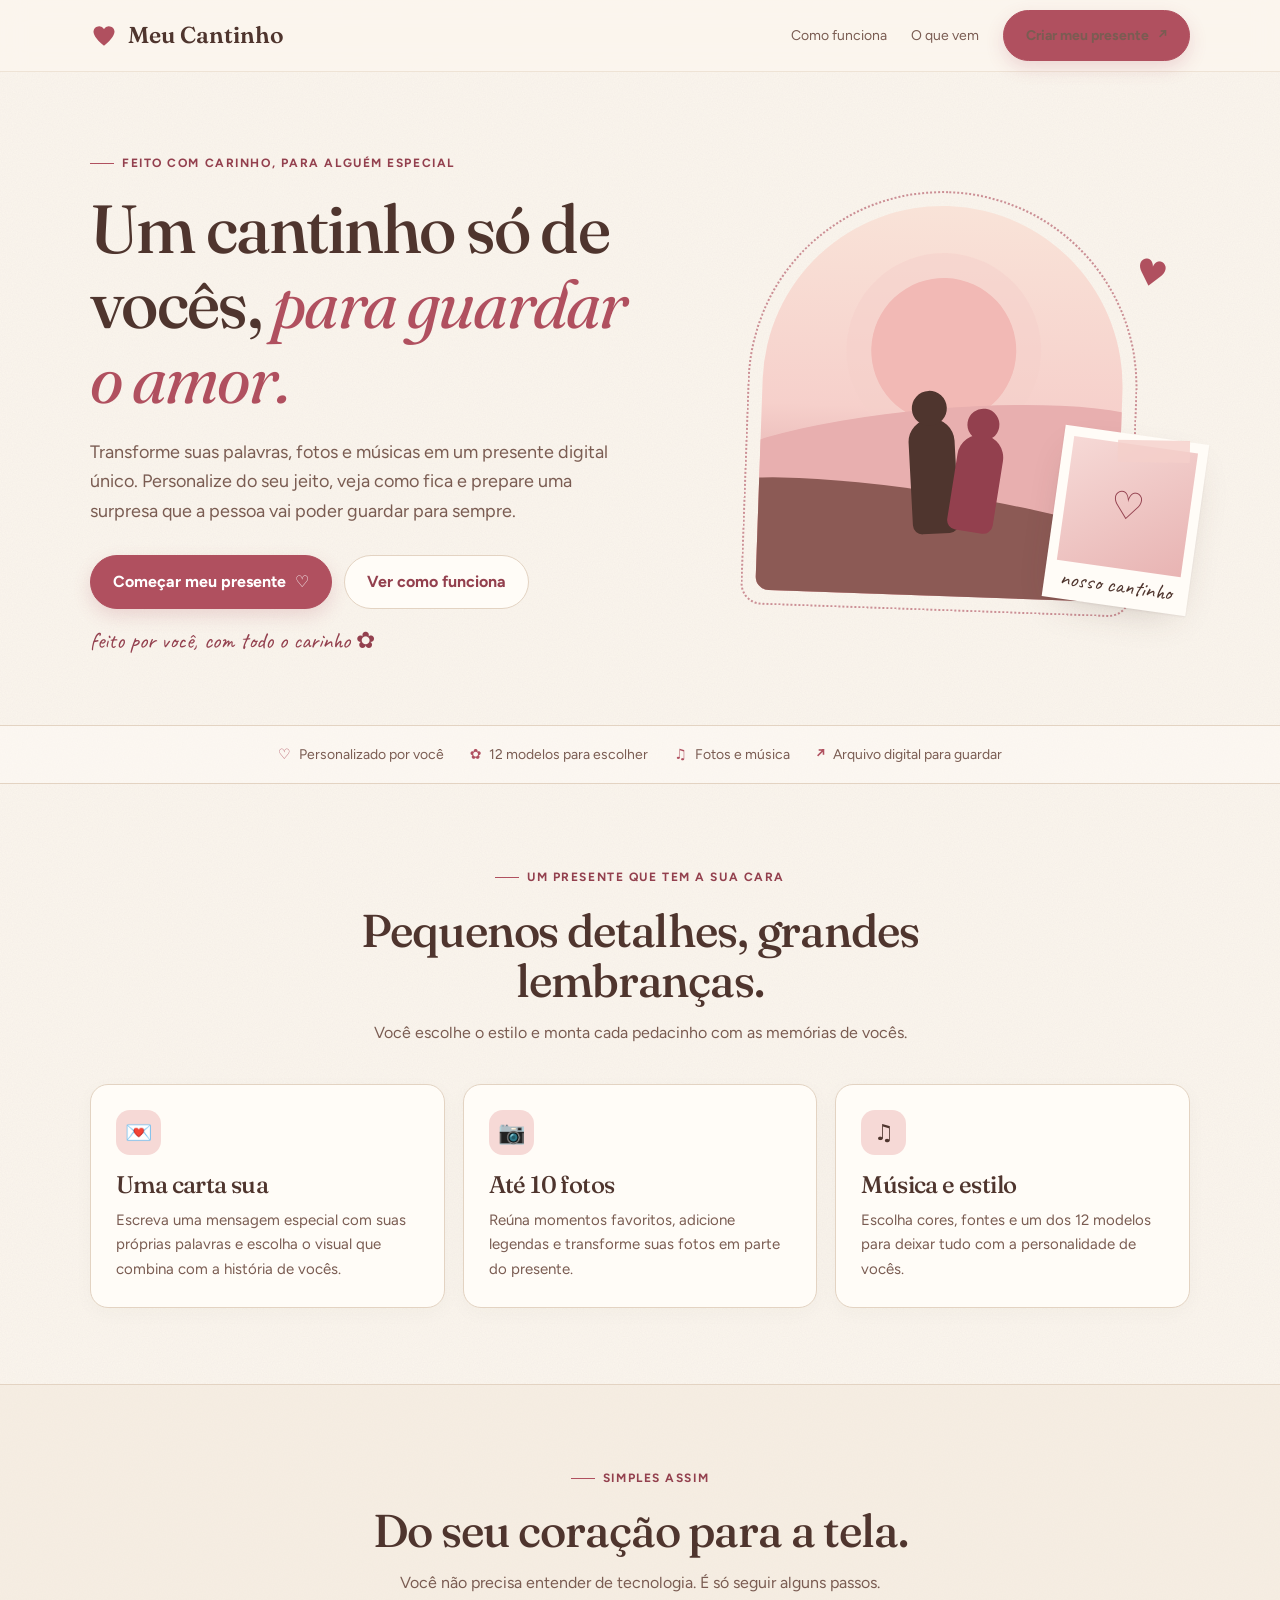
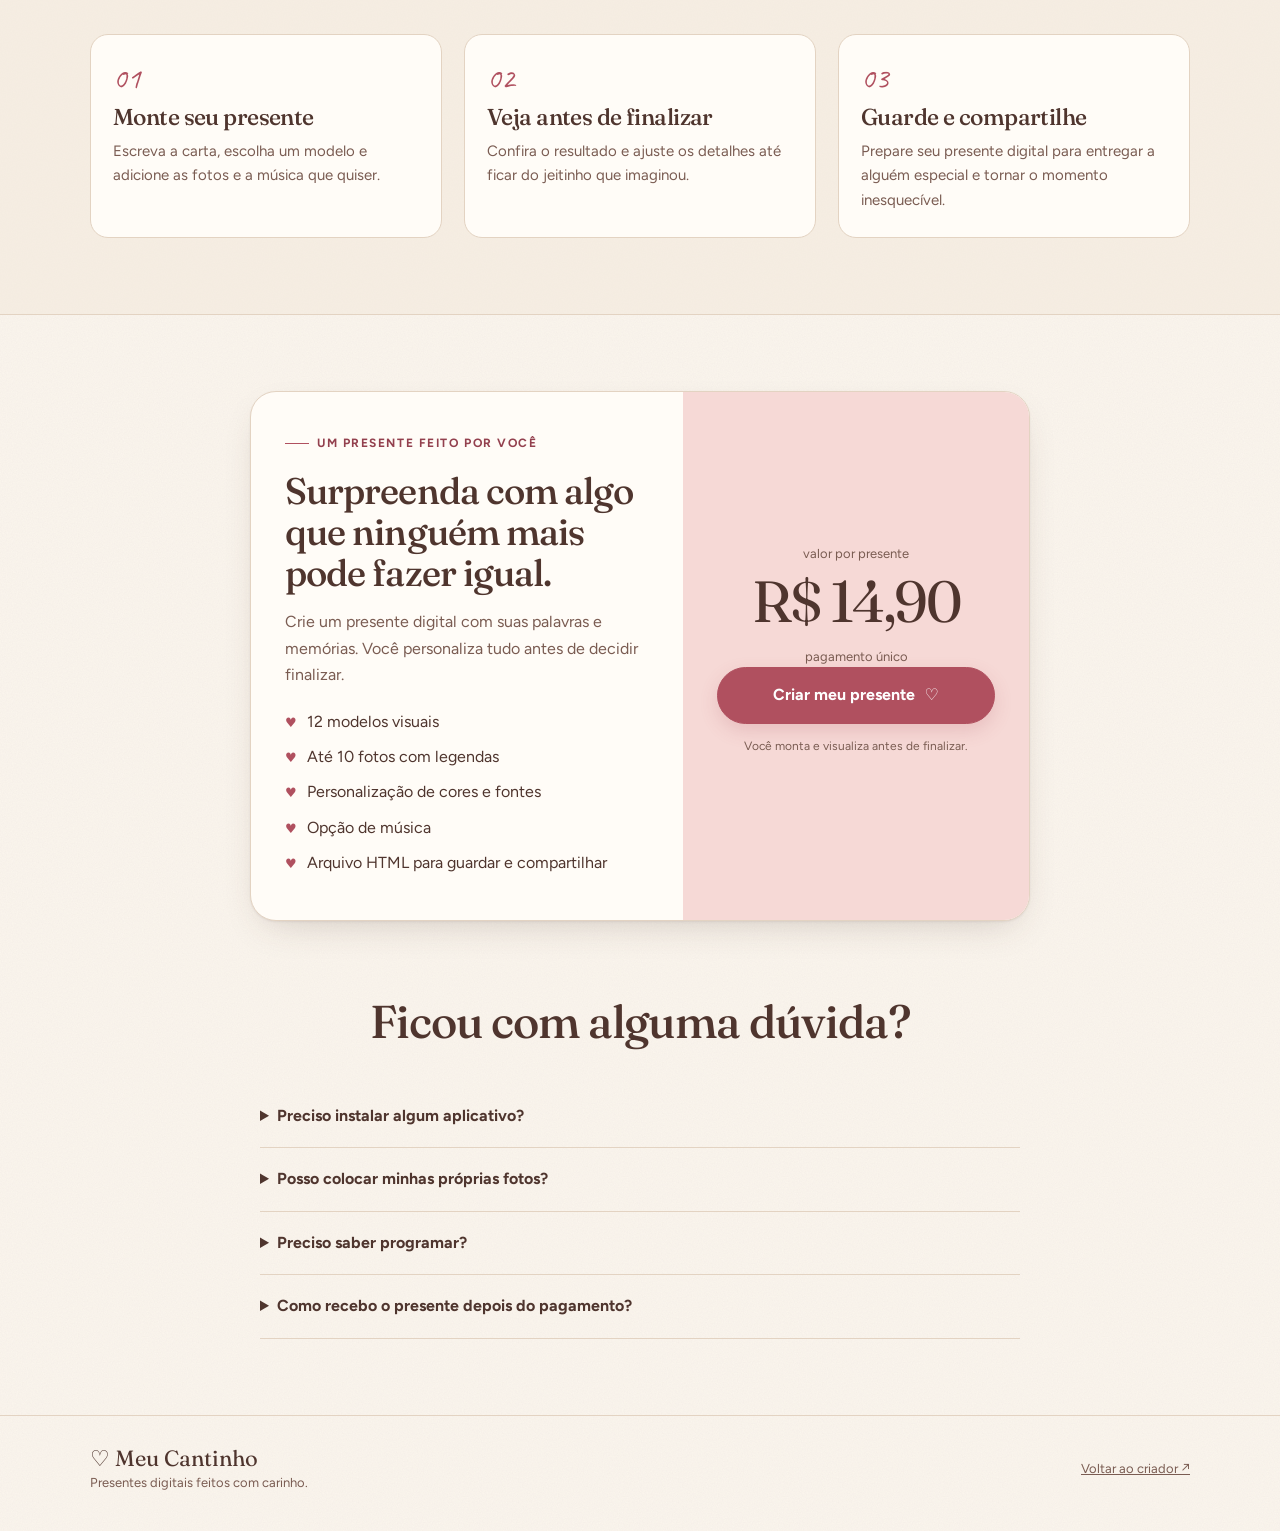
<file: index.html>
<!DOCTYPE html>
<html lang="pt-BR">

<head>
    <meta charset="utf-8">
    <meta name="viewport" content="width=device-width, initial-scale=1">
    <meta name="theme-color" content="#FBF6EE">
    <meta name="description"
        content="Crie um presente digital cheio de carinho, com carta, fotos e música. Personalize seu cantinho e surpreenda alguém especial.">
    <title>Meu Cantinho — Um presente feito com carinho</title>
    <link rel="preconnect" href="https://fonts.googleapis.com">
    <link rel="preconnect" href="https://fonts.gstatic.com" crossorigin>
    <link
        href="https://fonts.googleapis.com/css2?family=Caveat:wght@500;600&family=Figtree:wght@400;500;600;700&family=Fraunces:opsz,wght@9..144,400;9..144,500;9..144,600;1,9..144,400;1,9..144,500&display=swap"
        rel="stylesheet">
    <style>
        :root {
            --creme: #FBF6EE;
            --off: #FFFCF7;
            --papel: #F4EADD;
            --linha: #E3D3C2;
            --rosa-pastel: #F6D9D6;
            --rosa-medio: #E8B4B3;
            --rosa: #B0505F;
            --rosa-escuro: #93404E;
            --marrom: #4F352E;
            --marrom-suave: #7A5C52;
            --sombra: 0 1px 2px #4f352e14, 0 14px 38px -16px #4f352e42;
            --titulo: 'Fraunces', 'Iowan Old Style', Georgia, serif;
            --texto: 'Figtree', system-ui, sans-serif;
            --mao: 'Caveat', cursive
        }

        * {
            box-sizing: border-box
        }

        html {
            scroll-behavior: smooth
        }

        body {
            margin: 0;
            background: var(--creme);
            color: var(--marrom);
            font: 16px/1.65 var(--texto);
            background-image: url("data:image/svg+xml,%3Csvg xmlns='http://www.w3.org/2000/svg' width='160' height='160'%3E%3Cfilter id='n'%3E%3CfeTurbulence type='fractalNoise' baseFrequency='.8' numOctaves='2' stitchTiles='stitch'/%3E%3CfeColorMatrix values='0 0 0 0 .31 0 0 0 0 .21 0 0 0 0 .18 0 0 0 .06 0'/%3E%3C/filter%3E%3Crect width='100%25' height='100%25' filter='url(%23n)'/%3E%3C/svg%3E")
        }

        a {
            color: inherit
        }

        .wrap {
            width: min(1100px, calc(100% - 40px));
            margin: auto
        }

        header {
            height: 72px;
            border-bottom: 1px solid #e3d3c288;
            background: #fbf6eee8;
            backdrop-filter: blur(12px);
            display: flex;
            align-items: center;
            position: sticky;
            top: 0;
            z-index: 5
        }

        .nav {
            display: flex;
            align-items: center;
            justify-content: space-between;
            gap: 20px
        }

        .brand {
            display: inline-flex;
            align-items: center;
            gap: 10px;
            text-decoration: none;
            font-family: var(--titulo);
            font-size: 23px;
            font-weight: 600
        }

        .heart {
            width: 28px;
            height: 28px;
            fill: var(--rosa)
        }

        .navlinks {
            display: flex;
            gap: 24px;
            align-items: center
        }

        .navlinks a {
            text-decoration: none;
            color: var(--marrom-suave);
            font-size: 14px
        }

        .navlinks a:hover {
            color: var(--rosa)
        }

        .btn {
            display: inline-flex;
            align-items: center;
            justify-content: center;
            gap: 9px;
            border: 1px solid var(--rosa);
            border-radius: 999px;
            padding: 13px 22px;
            background: var(--rosa);
            color: white;
            text-decoration: none;
            font-weight: 700;
            box-shadow: 0 7px 18px #b0505f30;
            transition: transform .18s, background .18s
        }

        .btn:hover {
            transform: translateY(-2px);
            background: var(--rosa-escuro)
        }

        .btn.secondary {
            background: var(--off);
            color: var(--rosa-escuro);
            box-shadow: none;
            border-color: var(--linha)
        }

        .btn.secondary:hover {
            background: white
        }

        .hero {
            padding: 74px 0 70px;
            overflow: hidden
        }

        .hero-grid {
            display: grid;
            grid-template-columns: 1.05fr .95fr;
            align-items: center;
            gap: 54px
        }

        .eyebrow {
            display: inline-flex;
            align-items: center;
            gap: 8px;
            color: var(--rosa-escuro);
            font-size: 12px;
            text-transform: uppercase;
            letter-spacing: .13em;
            font-weight: 700;
            margin-bottom: 18px
        }

        .eyebrow:before {
            content: "";
            width: 24px;
            height: 1px;
            background: var(--rosa)
        }

        h1,
        h2,
        h3 {
            font-family: var(--titulo);
            font-weight: 500;
            line-height: 1.1;
            letter-spacing: -.025em
        }

        h1 {
            font-size: clamp(42px, 5.4vw, 68px);
            margin: 0 0 22px;
            max-width: 630px
        }

        h1 em {
            color: var(--rosa);
            font-weight: 400
        }

        .lead {
            font-size: 18px;
            max-width: 540px;
            color: var(--marrom-suave);
            margin: 0 0 28px
        }

        .actions {
            display: flex;
            flex-wrap: wrap;
            gap: 12px
        }

        .handnote {
            font: 23px var(--mao);
            color: var(--rosa-escuro);
            margin-top: 17px
        }

        .art {
            min-height: 420px;
            position: relative;
            display: grid;
            place-items: center
        }

        .arch {
            width: min(100%, 390px);
            height: 420px;
            border: 2px dotted #b0505f9c;
            border-radius: 200px 200px 22px 22px;
            padding: 13px;
            transform: rotate(2deg);
            position: relative
        }

        .scene {
            height: 100%;
            border-radius: 190px 190px 14px 14px;
            overflow: hidden;
            position: relative;
            background: linear-gradient(180deg, #f9e3d8 0%, #f6d0cb 52%, #cf8a90 100%)
        }

        .sun {
            position: absolute;
            width: 145px;
            height: 145px;
            border-radius: 50%;
            background: #f2b9b5;
            left: 50%;
            top: 72px;
            transform: translateX(-50%);
            box-shadow: 0 0 0 25px #f6d0cb88
        }

        .hill {
            position: absolute;
            bottom: 0;
            left: -15%;
            width: 130%;
            height: 48%;
            background: #e8afaf;
            border-radius: 50% 50% 0 0/25% 25% 0 0;
            transform: rotate(-7deg)
        }

        .hill.two {
            bottom: -30px;
            background: #8c5a55;
            transform: rotate(7deg);
            height: 34%
        }

        .person {
            position: absolute;
            bottom: 62px;
            left: 42%;
            width: 46px;
            height: 115px;
            background: #4f352e;
            border-radius: 24px 24px 10px 10px;
            transform: rotate(-5deg)
        }

        .person:before {
            content: "";
            position: absolute;
            width: 35px;
            height: 35px;
            background: #4f352e;
            border-radius: 50%;
            top: -28px;
            left: 5px
        }

        .person.p2 {
            left: 54%;
            bottom: 65px;
            height: 98px;
            transform: rotate(7deg);
            background: #93404e
        }

        .person.p2:before {
            background: #93404e;
            width: 32px;
            height: 32px;
            top: -26px
        }

        .floating-heart {
            position: absolute;
            top: 53px;
            right: 23px;
            color: var(--rosa);
            font-size: 36px;
            transform: rotate(13deg)
        }

        .polaroid {
            position: absolute;
            width: 145px;
            background: var(--off);
            padding: 10px 10px 38px;
            right: -8px;
            bottom: 4px;
            box-shadow: var(--sombra);
            transform: rotate(8deg)
        }

        .photo {
            height: 125px;
            background: linear-gradient(145deg, #f6d9d6, #e8b4b3);
            display: grid;
            place-items: center;
            color: #93404e;
            font-size: 38px
        }

        .polaroid span {
            position: absolute;
            bottom: 7px;
            left: 0;
            right: 0;
            text-align: center;
            font: 22px var(--mao);
            color: var(--marrom)
        }

        .tape {
            position: absolute;
            top: 3px;
            left: 38%;
            width: 72px;
            height: 22px;
            background: #f6d0cbcc;
            transform: rotate(-7deg)
        }

        .trust {
            border-top: 1px solid var(--linha);
            border-bottom: 1px solid var(--linha);
            background: #fffcf780;
            padding: 17px 0
        }

        .trust-row {
            display: flex;
            justify-content: center;
            flex-wrap: wrap;
            gap: 26px;
            color: var(--marrom-suave);
            font-size: 14px
        }

        .trust-row span {
            display: flex;
            align-items: center;
            gap: 8px
        }

        .trust-row b {
            color: var(--rosa)
        }

        section.content {
            padding: 76px 0
        }

        .section-head {
            text-align: center;
            max-width: 670px;
            margin: 0 auto 38px
        }

        .section-head h2 {
            font-size: clamp(32px, 4vw, 46px);
            margin: 0 0 13px
        }

        .section-head p {
            margin: 0;
            color: var(--marrom-suave)
        }

        .features {
            display: grid;
            grid-template-columns: repeat(3, 1fr);
            gap: 18px
        }

        .feature {
            background: var(--off);
            border: 1px solid var(--linha);
            border-radius: 18px;
            padding: 25px;
            box-shadow: 0 5px 20px #4f352e08
        }

        .feature-icon {
            width: 45px;
            height: 45px;
            border-radius: 14px;
            background: var(--rosa-pastel);
            display: grid;
            place-items: center;
            font-size: 22px;
            margin-bottom: 17px
        }

        .feature h3 {
            font-size: 24px;
            margin: 0 0 9px
        }

        .feature p {
            color: var(--marrom-suave);
            font-size: 15px;
            margin: 0
        }

        .how {
            background: #f4eadd99;
            border-block: 1px solid var(--linha)
        }

        .steps {
            display: grid;
            grid-template-columns: repeat(3, 1fr);
            gap: 22px;
            counter-reset: step
        }

        .step {
            position: relative;
            padding: 24px 22px;
            background: var(--off);
            border: 1px solid var(--linha);
            border-radius: 18px
        }

        .step-no {
            font: 30px var(--mao);
            color: var(--rosa)
        }

        .step h3 {
            font-size: 23px;
            margin: 8px 0
        }

        .step p {
            margin: 0;
            color: var(--marrom-suave);
            font-size: 15px
        }

        .price-card {
            max-width: 780px;
            margin: auto;
            background: var(--off);
            border: 1px solid var(--linha);
            border-radius: 26px;
            box-shadow: var(--sombra);
            overflow: hidden;
            display: grid;
            grid-template-columns: 1fr .8fr
        }

        .price-copy {
            padding: 34px
        }

        .price-copy h2 {
            font-size: 37px;
            margin: 0 0 13px
        }

        .price-copy p {
            color: var(--marrom-suave)
        }

        .price-list {
            list-style: none;
            padding: 0;
            margin: 20px 0 0
        }

        .price-list li {
            margin: 9px 0
        }

        .price-list li:before {
            content: "♥";
            color: var(--rosa);
            font-size: 13px;
            margin-right: 10px
        }

        .price-side {
            background: #f6d9d6;
            padding: 34px;
            display: flex;
            flex-direction: column;
            justify-content: center;
            align-items: center;
            text-align: center
        }

        .small {
            font-size: 13px;
            color: var(--marrom-suave)
        }

        .price {
            font-family: var(--titulo);
            font-size: 58px;
            letter-spacing: -.04em;
            line-height: 1.1;
            margin: 6px 0 12px
        }

        .price-side .btn {
            width: 100%;
            padding: 14px 16px
        }

        .fineprint {
            font-size: 12px;
            color: var(--marrom-suave);
            margin-top: 13px
        }

        .faq {
            max-width: 760px;
            margin: auto
        }

        .faq details {
            border-bottom: 1px solid var(--linha);
            padding: 18px 0
        }

        .faq summary {
            font-weight: 700;
            cursor: pointer
        }

        .faq details p {
            color: var(--marrom-suave);
            margin: 12px 0 0
        }

        footer {
            border-top: 1px solid var(--linha);
            padding: 28px 0 38px;
            color: var(--marrom-suave);
            font-size: 13px
        }

        .footer-row {
            display: flex;
            align-items: center;
            justify-content: space-between;
            gap: 20px
        }

        .footer-brand {
            font: 22px var(--titulo);
            color: var(--marrom)
        }

        @media(max-width:760px) {
            .wrap {
                width: min(100% - 30px, 560px)
            }

            header {
                height: 64px
            }

            .brand {
                font-size: 21px
            }

            .navlinks a:not(.btn) {
                display: none
            }

            .navlinks .btn {
                padding: 10px 15px;
                font-size: 13px
            }

            .hero {
                padding: 44px 0 50px
            }

            .hero-grid {
                grid-template-columns: 1fr;
                gap: 22px
            }

            .hero-text {
                text-align: center
            }

            .eyebrow {
                justify-content: center
            }

            .hero h1 {
                font-size: 43px
            }

            .lead {
                font-size: 16px;
                margin-inline: auto
            }

            .actions {
                justify-content: center
            }

            .handnote {
                margin-top: 10px
            }

            .art {
                min-height: 350px;
                margin-top: 5px
            }

            .arch {
                height: 340px;
                width: 300px
            }

            .sun {
                width: 115px;
                height: 115px;
                top: 60px
            }

            .polaroid {
                width: 120px;
                right: -7px;
                bottom: 0;
                padding: 8px 8px 32px
            }

            .photo {
                height: 103px
            }

            .features,
            .steps {
                grid-template-columns: 1fr;
                gap: 13px
            }

            section.content {
                padding: 55px 0
            }

            .section-head {
                margin-bottom: 25px
            }

            .feature {
                padding: 22px
            }

            .price-card {
                grid-template-columns: 1fr
            }

            .price-copy,
            .price-side {
                padding: 25px
            }

            .price-copy h2 {
                font-size: 31px
            }

            .price {
                font-size: 52px
            }

            .footer-row {
                flex-direction: column;
                text-align: center
            }

            .trust-row {
                gap: 12px 20px;
                font-size: 12px
            }
        }

        @media(prefers-reduced-motion:reduce) {
            html {
                scroll-behavior: auto
            }

            *,
            *:before,
            *:after {
                transition: none !important
            }
        }
    </style>
</head>

<body>
    <header>
        <div class="wrap nav">
            <a class="brand" href="./criador.html" aria-label="Meu Cantinho - início"><svg class="heart"
                    viewBox="0 0 32 32" aria-hidden="true">
                    <path d="M16 27C6 19 4 14 4 10.5A6.5 6.5 0 0 1 16 8a6.5 6.5 0 0 1 12 2.5C28 14 26 19 16 27z" />
                </svg>Meu Cantinho</a>
            <nav class="navlinks" aria-label="Navegação"><a href="#como-funciona">Como funciona</a><a href="#detalhes">O
                    que vem</a><a class="btn" href="./criador.html">Criar meu presente <span
                        aria-hidden="true">↗</span></a></nav>
        </div>
    </header>
    <main>
        <section class="hero">
            <div class="wrap hero-grid">
                <div class="hero-text">
                    <div class="eyebrow">feito com carinho, para alguém especial</div>
                    <h1>Um cantinho só de vocês, <em>para guardar o amor.</em></h1>
                    <p class="lead">Transforme suas palavras, fotos e músicas em um presente digital único. Personalize
                        do seu jeito, veja como fica e prepare uma surpresa que a pessoa vai poder guardar para sempre.
                    </p>
                    <div class="actions"><a class="btn" href="./criador.html">Começar meu presente <span
                                aria-hidden="true">♡</span></a><a class="btn secondary" href="#como-funciona">Ver como
                            funciona</a></div>
                    <div class="handnote">feito por você, com todo o carinho ✿</div>
                </div>
                <div class="art" aria-label="Ilustração romântica de um pôr do sol e uma fotografia">
                    <div class="arch">
                        <div class="scene">
                            <div class="sun"></div>
                            <div class="hill"></div>
                            <div class="hill two"></div>
                            <div class="person"></div>
                            <div class="person p2"></div>
                        </div>
                    </div>
                    <div class="floating-heart">♥</div>
                    <div class="polaroid">
                        <div class="tape"></div>
                        <div class="photo">♡</div><span>nosso cantinho</span>
                    </div>
                </div>
            </div>
        </section>
        <div class="trust">
            <div class="wrap trust-row"><span><b>♡</b> Personalizado por você</span><span><b>✿</b> 12 modelos para
                    escolher</span><span><b>♫</b> Fotos e música</span><span><b>↗</b> Arquivo digital para
                    guardar</span></div>
        </div>
        <section class="content" id="detalhes">
            <div class="wrap">
                <div class="section-head">
                    <div class="eyebrow">um presente que tem a sua cara</div>
                    <h2>Pequenos detalhes, grandes lembranças.</h2>
                    <p>Você escolhe o estilo e monta cada pedacinho com as memórias de vocês.</p>
                </div>
                <div class="features">
                    <article class="feature">
                        <div class="feature-icon">💌</div>
                        <h3>Uma carta sua</h3>
                        <p>Escreva uma mensagem especial com suas próprias palavras e escolha o visual que combina com a
                            história de vocês.</p>
                    </article>
                    <article class="feature">
                        <div class="feature-icon">📷</div>
                        <h3>Até 10 fotos</h3>
                        <p>Reúna momentos favoritos, adicione legendas e transforme suas fotos em parte do presente.</p>
                    </article>
                    <article class="feature">
                        <div class="feature-icon">♫</div>
                        <h3>Música e estilo</h3>
                        <p>Escolha cores, fontes e um dos 12 modelos para deixar tudo com a personalidade de vocês.</p>
                    </article>
                </div>
            </div>
        </section>
        <section class="content how" id="como-funciona">
            <div class="wrap">
                <div class="section-head">
                    <div class="eyebrow">simples assim</div>
                    <h2>Do seu coração para a tela.</h2>
                    <p>Você não precisa entender de tecnologia. É só seguir alguns passos.</p>
                </div>
                <div class="steps">
                    <article class="step">
                        <div class="step-no">01</div>
                        <h3>Monte seu presente</h3>
                        <p>Escreva a carta, escolha um modelo e adicione as fotos e a música que quiser.</p>
                    </article>
                    <article class="step">
                        <div class="step-no">02</div>
                        <h3>Veja antes de finalizar</h3>
                        <p>Confira o resultado e ajuste os detalhes até ficar do jeitinho que imaginou.</p>
                    </article>
                    <article class="step">
                        <div class="step-no">03</div>
                        <h3>Guarde e compartilhe</h3>
                        <p>Prepare seu presente digital para entregar a alguém especial e tornar o momento inesquecível.
                        </p>
                    </article>
                </div>
            </div>
        </section>
        <section class="content" id="comprar">
            <div class="wrap">
                <div class="price-card">
                    <div class="price-copy">
                        <div class="eyebrow">um presente feito por você</div>
                        <h2>Surpreenda com algo que ninguém mais pode fazer igual.</h2>
                        <p>Crie um presente digital com suas palavras e memórias. Você personaliza tudo antes de decidir
                            finalizar.</p>
                        <ul class="price-list">
                            <li>12 modelos visuais</li>
                            <li>Até 10 fotos com legendas</li>
                            <li>Personalização de cores e fontes</li>
                            <li>Opção de música</li>
                            <li>Arquivo HTML para guardar e compartilhar</li>
                        </ul>
                    </div>
                    <div class="price-side">
                        <div class="small">valor por presente</div>
                        <div class="price">R$ 14,90</div>
                        <div class="small">pagamento único</div><a class="btn" href="./criador.html">Criar meu
                            presente <span aria-hidden="true">♡</span></a>
                        <p class="fineprint">Você monta e visualiza antes de finalizar.</p>
                    </div>
                </div>
            </div>
        </section>
        <section class="content" style="padding-top:0">
            <div class="wrap faq">
                <div class="section-head">
                    <h2>Ficou com alguma dúvida?</h2>
                </div>
                <details>
                    <summary>Preciso instalar algum aplicativo?</summary>
                    <p>Não. O criador funciona pelo navegador. Para a melhor experiência, use um navegador atualizado.
                    </p>
                </details>
                <details>
                    <summary>Posso colocar minhas próprias fotos?</summary>
                    <p>Sim. Você pode adicionar até 10 fotos e incluir uma legenda em cada uma.</p>
                </details>
                <details>
                    <summary>Preciso saber programar?</summary>
                    <p>Não. Você personaliza o presente por meio do criador, sem precisar escrever código.</p>
                </details>
                <details>
                    <summary>Como recebo o presente depois do pagamento?</summary>
                    <p>A entrega automática ainda está sendo configurada. Não finalize uma compra até que o checkout e a
                        liberação do arquivo estejam oficialmente ativos.</p>
                </details>
            </div>
        </section>
    </main>
    <footer>
        <div class="wrap footer-row">
            <div>
                <div class="footer-brand">♡ Meu Cantinho</div>
                <div>Presentes digitais feitos com carinho.</div>
            </div><a href="./criador.html">Voltar ao criador ↗</a>
        </div>
    </footer>
</body>

</html>
</file>
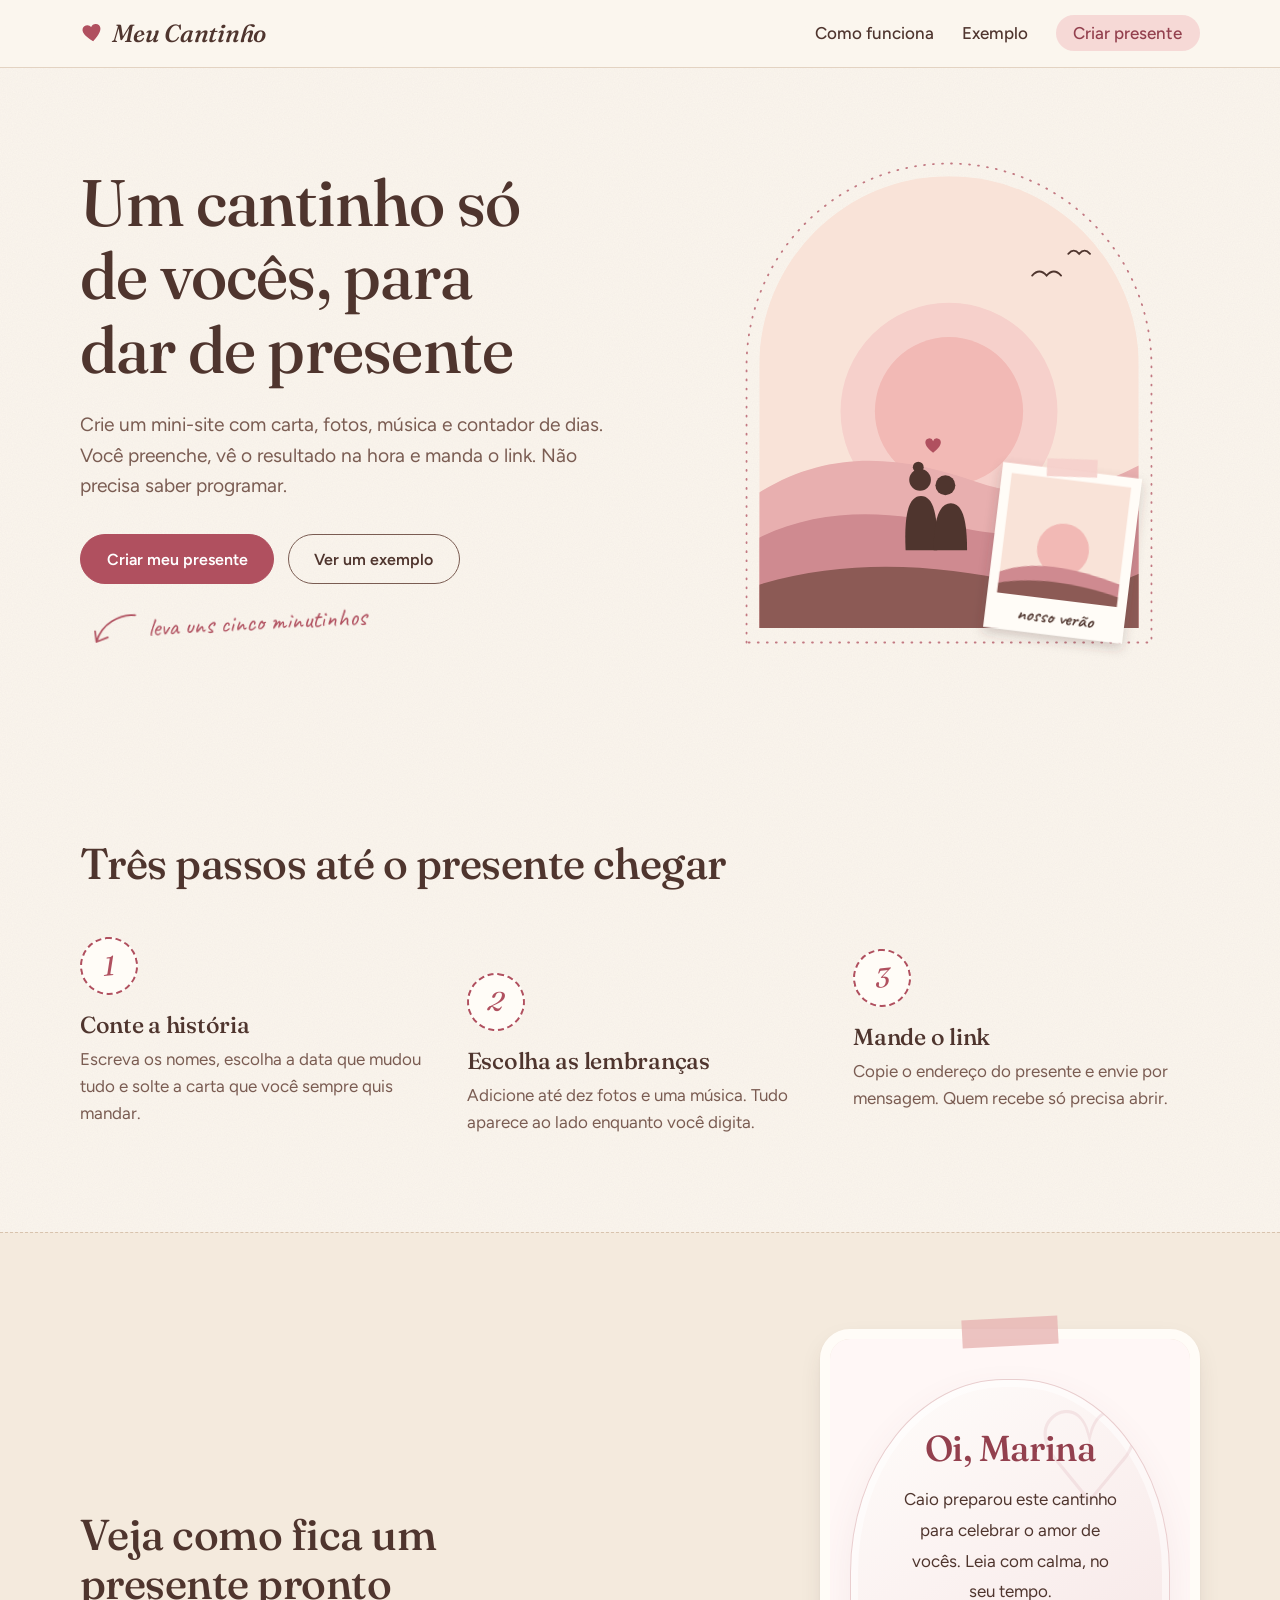
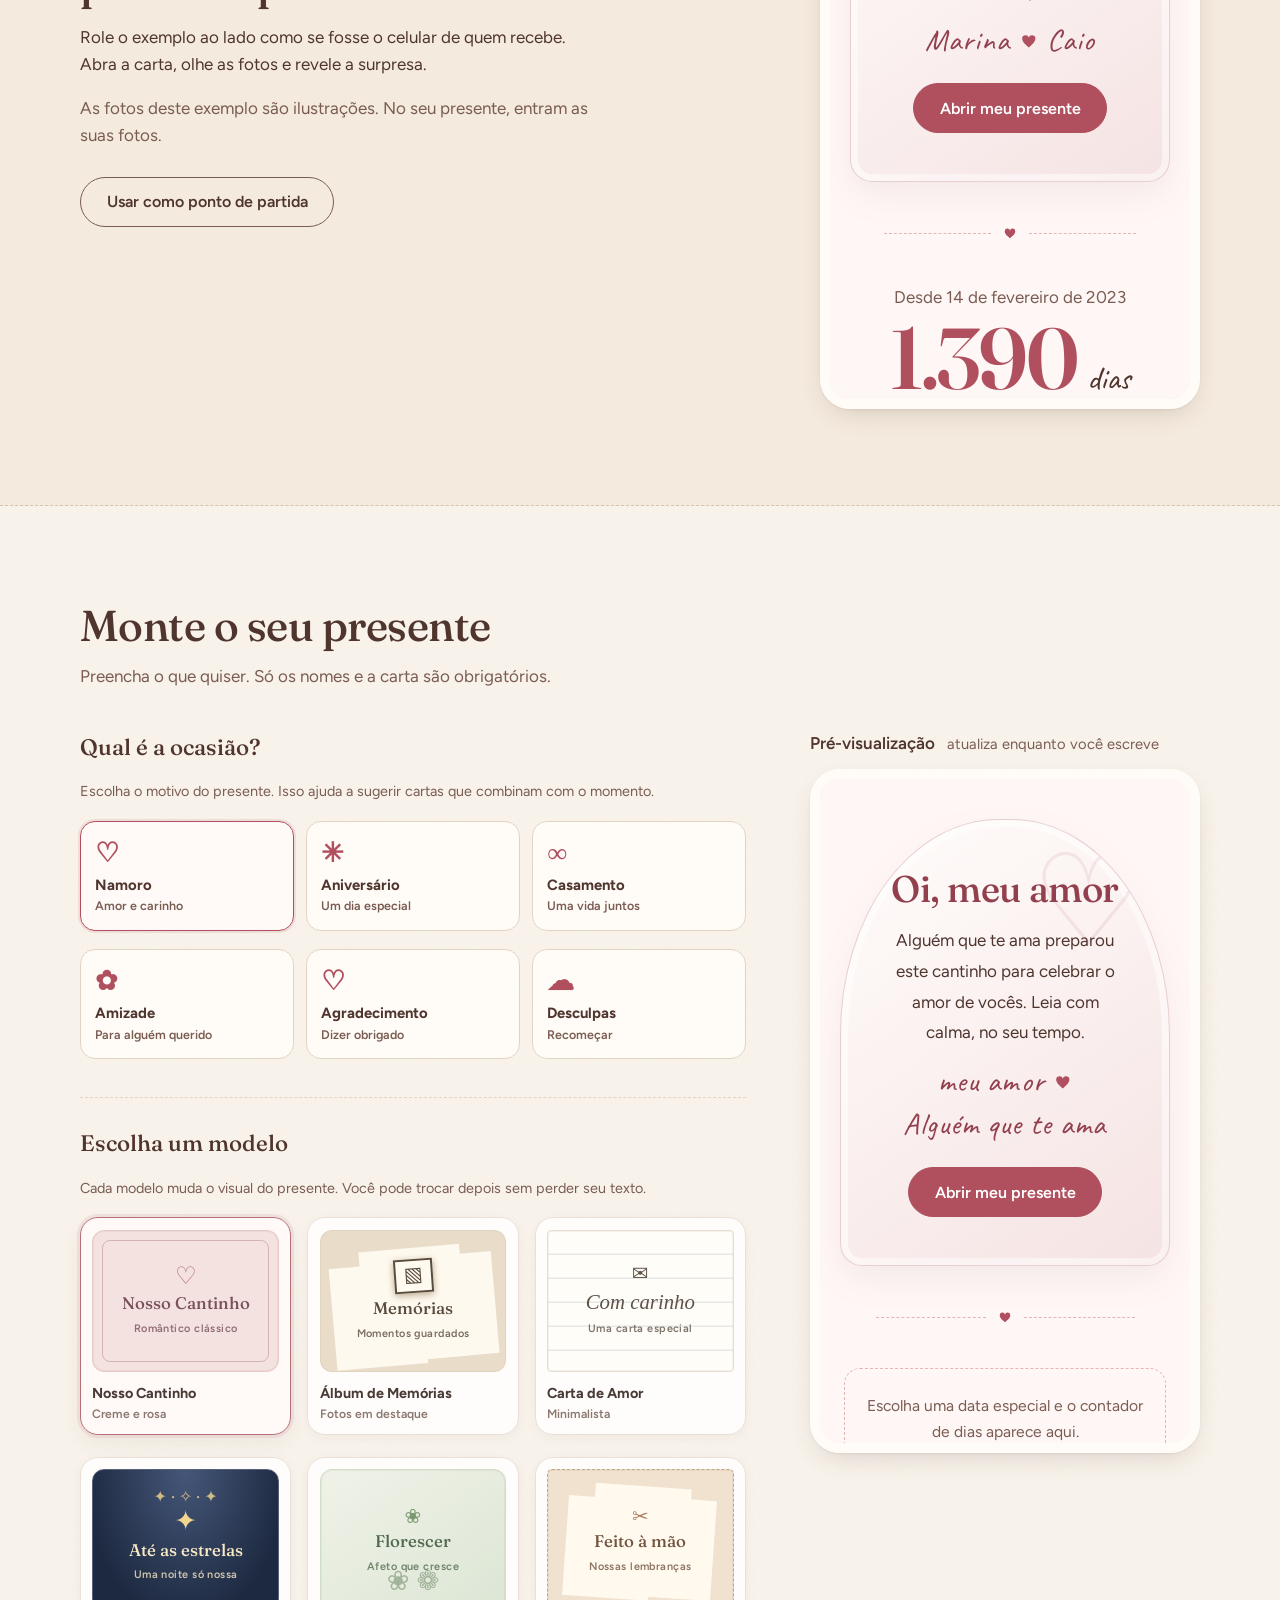
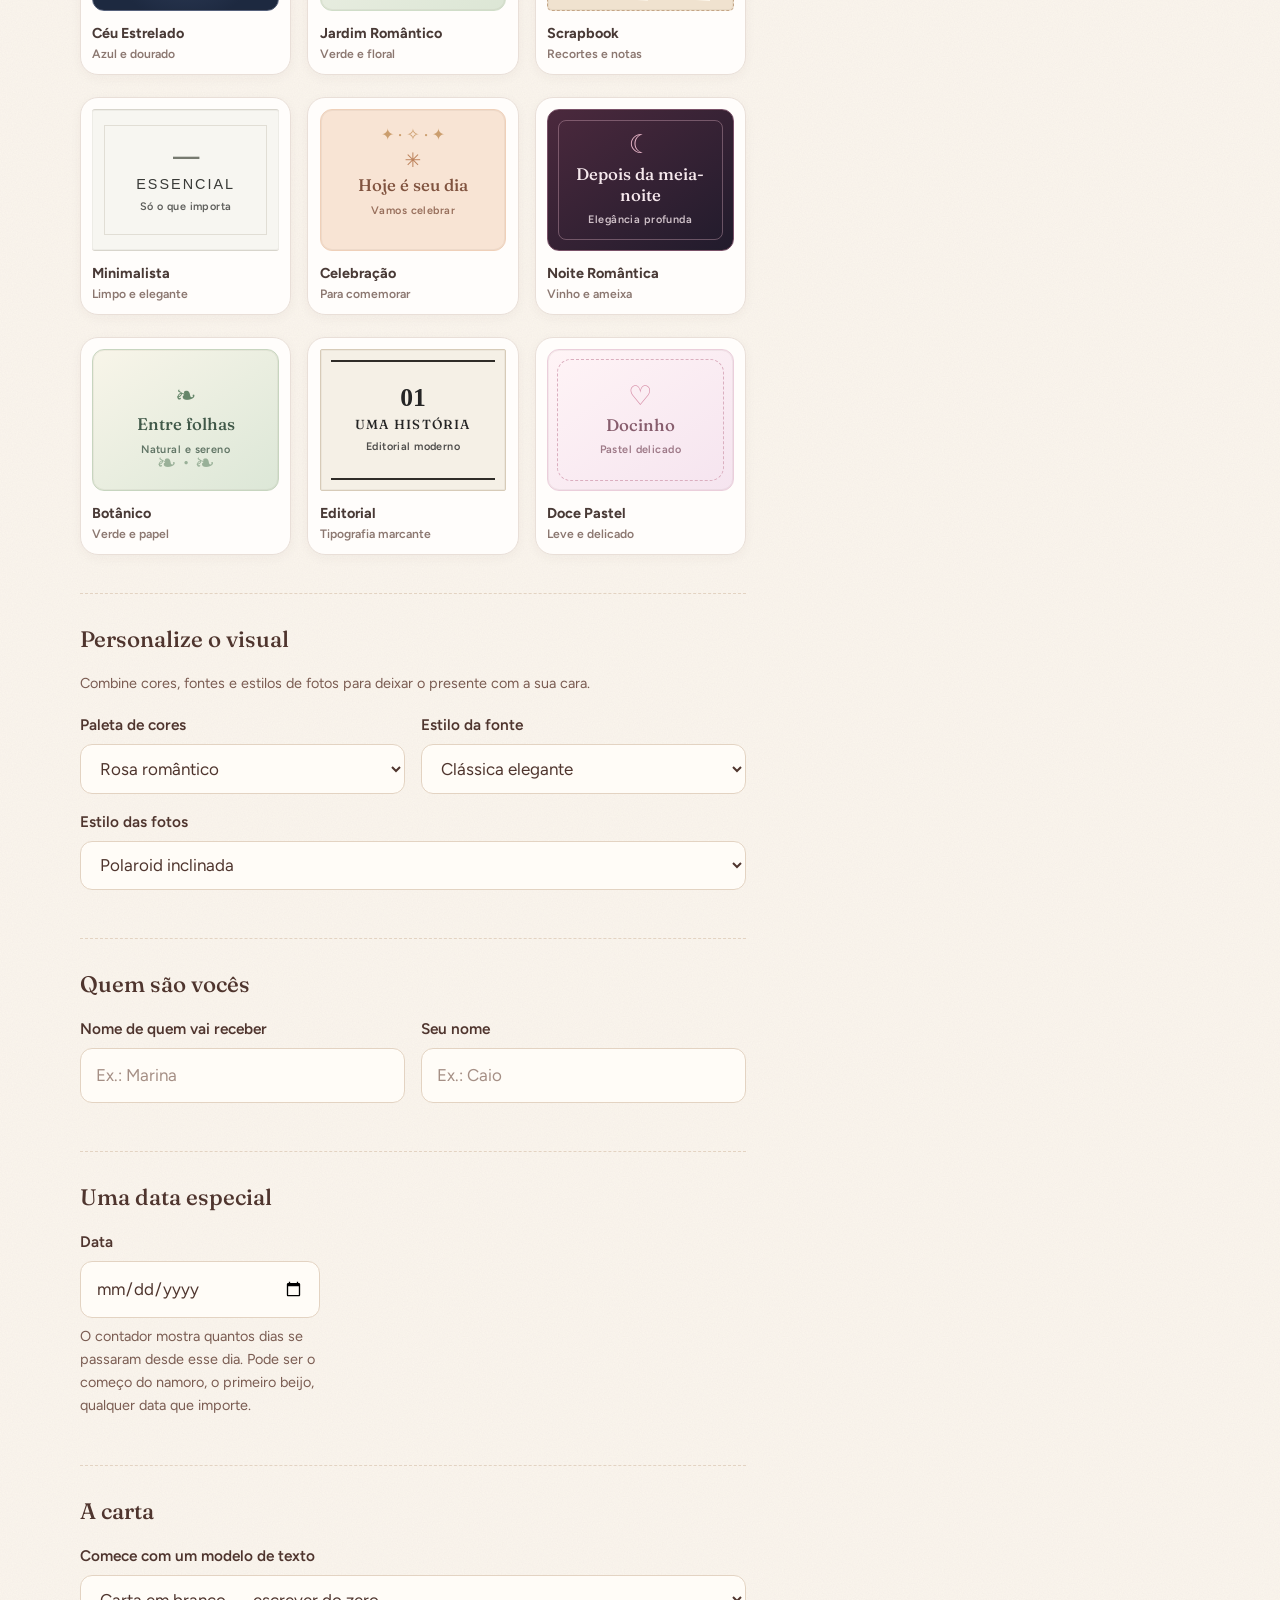
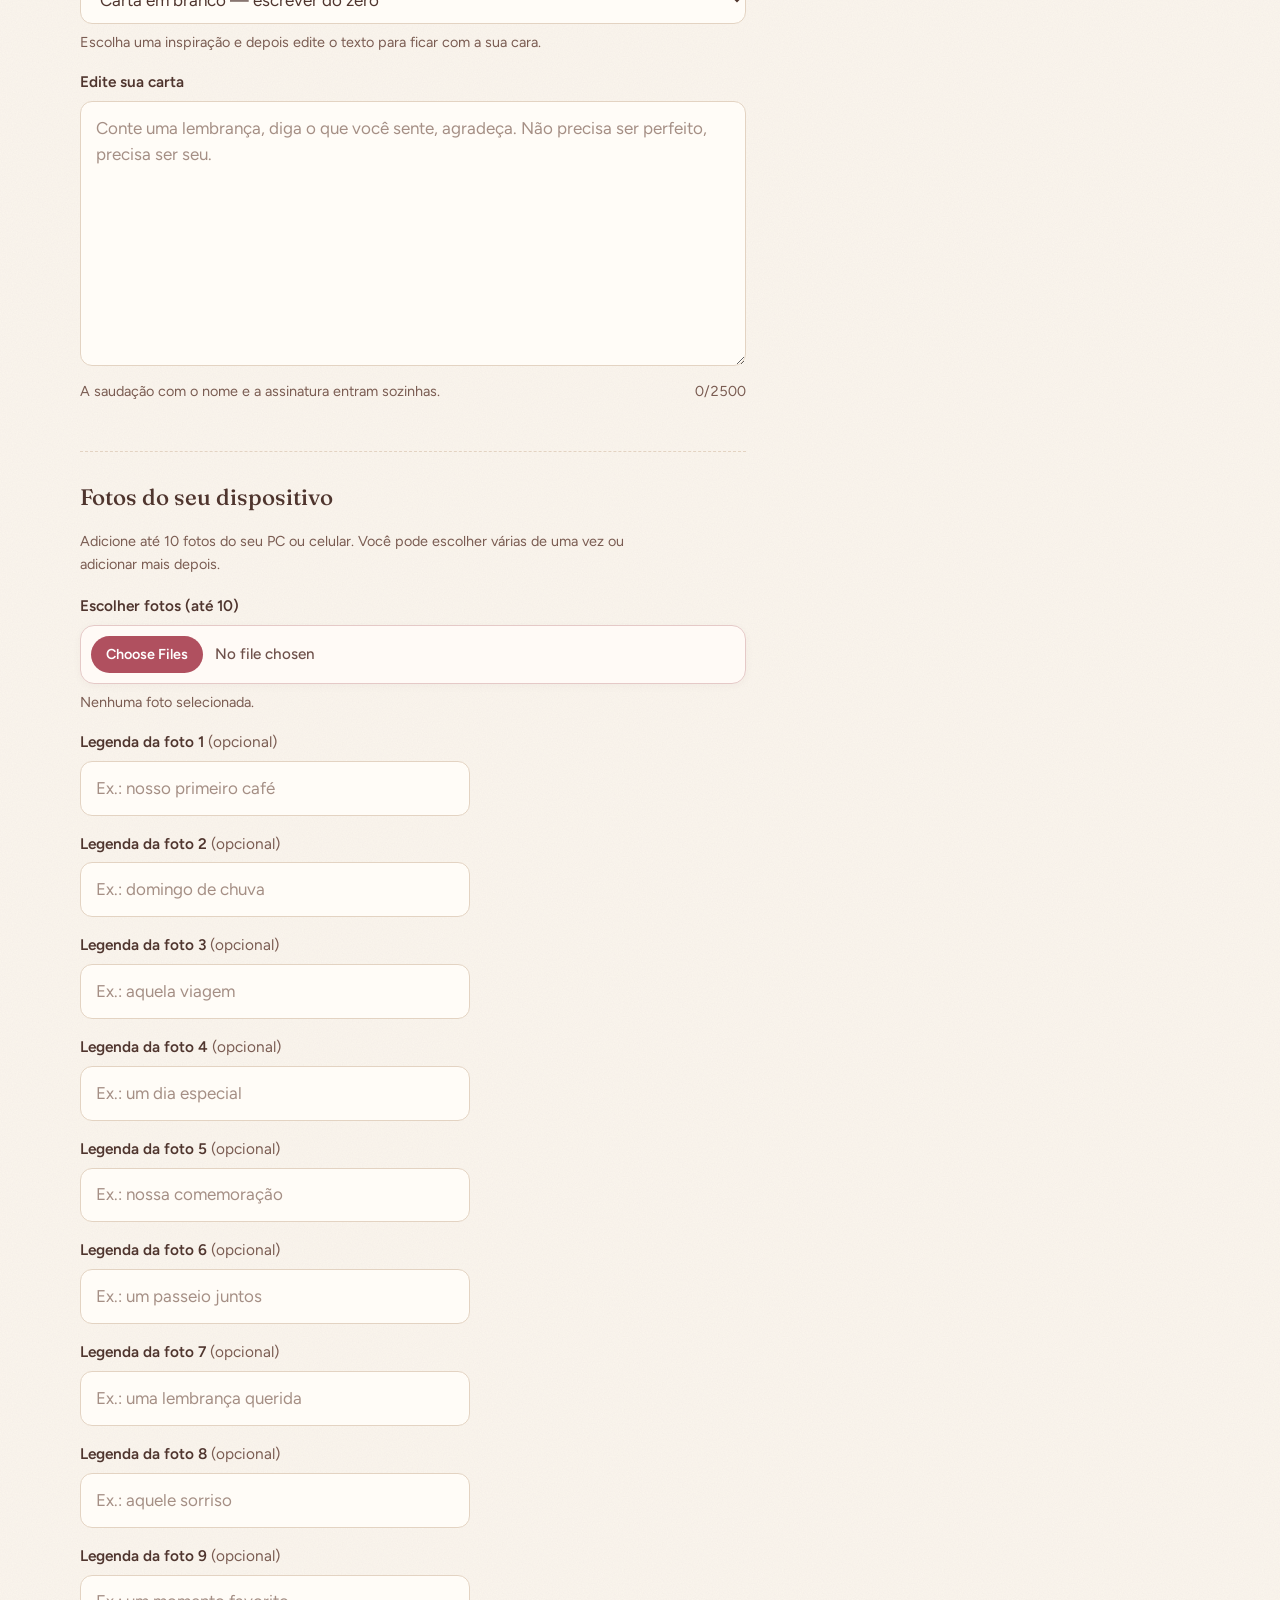
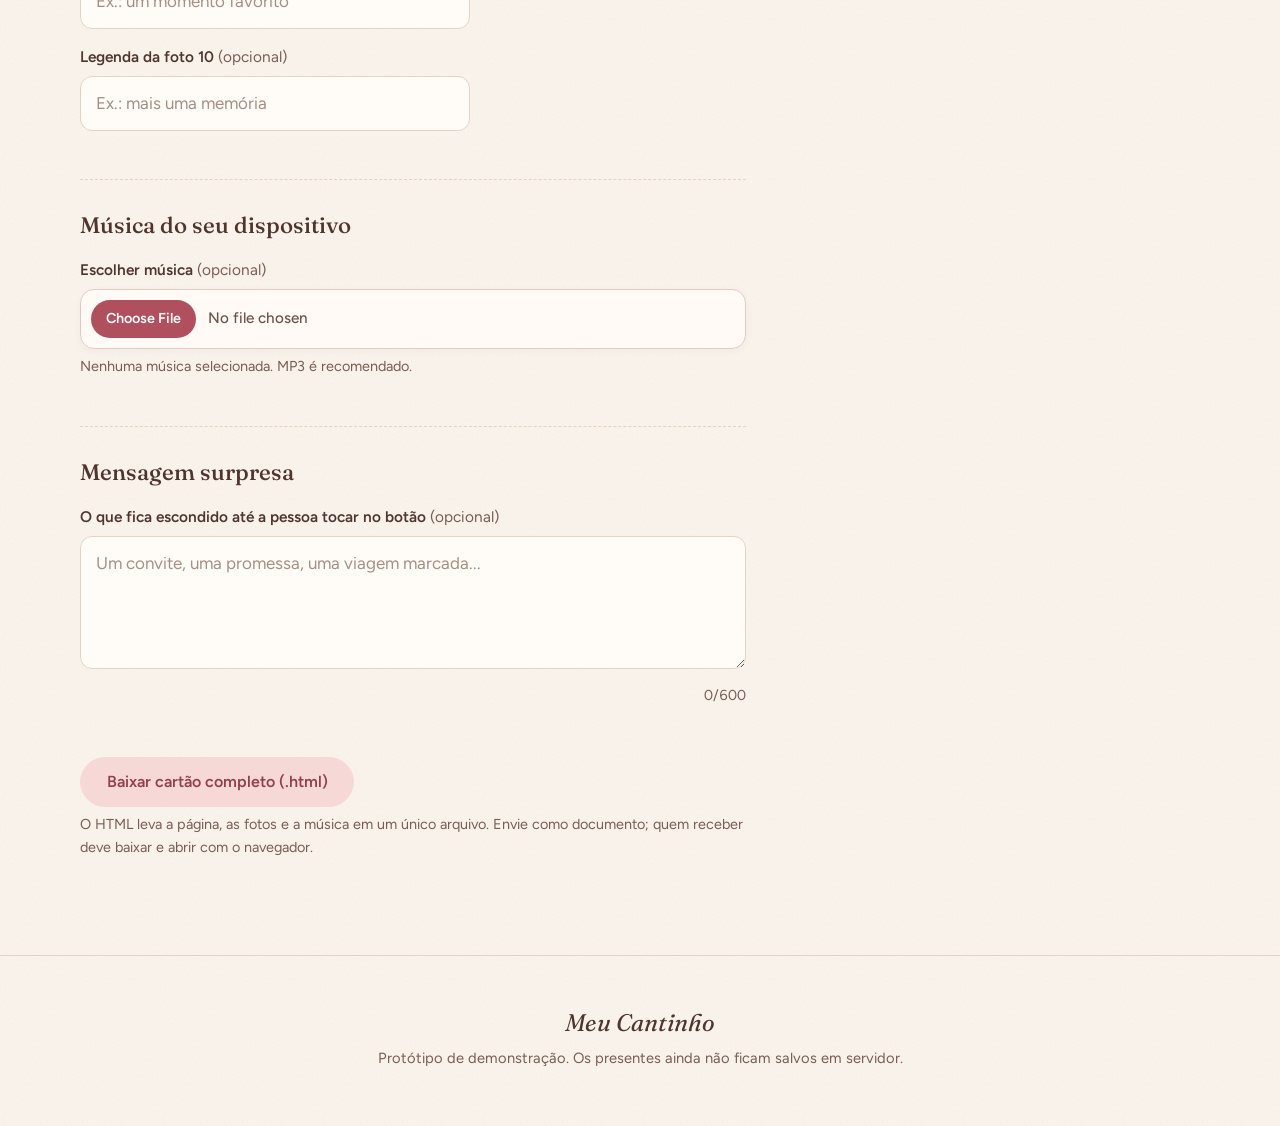
<file: criador.html>
﻿<!DOCTYPE html>
<html lang="pt-BR">
<head>
  <meta charset="utf-8">
  <meta name="viewport" content="width=device-width, initial-scale=1">
  <title>Meu Cantinho: presentes digitais feitos com carinho</title>
  <meta name="description" content="Crie um mini-site romântico com carta, fotos, música e contador de dias para presentear quem você ama. Sem programar.">
  <meta name="theme-color" content="#FBF6EE">
  <link rel="icon" href="data:image/svg+xml,%3Csvg xmlns='http://www.w3.org/2000/svg' viewBox='0 0 32 32'%3E%3Cpath d='M16 27C6 19 4 14 4 10.5A6.5 6.5 0 0 1 16 8a6.5 6.5 0 0 1 12 2.5C28 14 26 19 16 27z' fill='%23B0505F'/%3E%3C/svg%3E">

  <!-- Fontes: se não carregarem (sem internet), o site usa as fontes de reserva definidas no CSS. -->
  <link rel="preconnect" href="https://fonts.googleapis.com">
  <link rel="preconnect" href="https://fonts.gstatic.com" crossorigin>
  <link rel="stylesheet" href="https://fonts.googleapis.com/css2?family=Caveat:wght@500;600&family=Figtree:wght@400;500;600&family=Fraunces:ital,opsz,wght@0,9..144,400;0,9..144,600;1,9..144,400;1,9..144,500&display=swap">
  <link rel="stylesheet" href="style.css">
</head>
<body>
  <a class="pular-link" href="#conteudo">Ir para o conteúdo</a>

  <!-- ===================== SITE (página de criação) ===================== -->
  <div id="site">

    <header class="site-header" id="topo">
      <div class="wrap header-inner">
        <a class="marca" href="#topo" data-scroll aria-label="Meu Cantinho, voltar ao início">
          <svg class="marca-icone" viewBox="0 0 32 32" aria-hidden="true" focusable="false">
            <path d="M16 27C6 19 4 14 4 10.5A6.5 6.5 0 0 1 16 8a6.5 6.5 0 0 1 12 2.5C28 14 26 19 16 27z"/>
          </svg>
          <span>Meu Cantinho</span>
        </a>

        <button class="menu-botao" type="button" aria-expanded="false" aria-controls="menu-principal">
          <span class="sr-only">Abrir menu</span>
          <span class="menu-barras" aria-hidden="true"></span>
        </button>

        <nav id="menu-principal" class="menu" aria-label="Principal">
          <ul>
            <li><a href="#como-funciona" data-scroll>Como funciona</a></li>
            <li><a href="#exemplo" data-scroll>Exemplo</a></li>
            <li><a href="#criar" data-scroll class="menu-destaque">Criar presente</a></li>
          </ul>
        </nav>
      </div>
    </header>

    <div id="aviso-link" class="aviso wrap" role="alert" hidden>
      <p>Não conseguimos abrir esse presente. O link pode ter sido copiado incompleto. Peça para a pessoa enviar o endereço de novo.</p>
      <button type="button" class="aviso-fechar" aria-label="Fechar aviso">Fechar</button>
    </div>

    <main id="conteudo" tabindex="-1">

      <!-- ---------- Início ---------- -->
      <section class="hero" aria-labelledby="titulo-hero">
        <div class="wrap hero-grade">
          <div class="hero-texto">
            <h1 id="titulo-hero">Um cantinho só de vocês, para dar de presente</h1>
            <p class="hero-lead">Crie um mini-site com carta, fotos, música e contador de dias. Você preenche, vê o resultado na hora e manda o link. Não precisa saber programar.</p>
            <div class="hero-acoes">
              <a class="btn" href="#criar" data-scroll>Criar meu presente</a>
              <a class="btn btn--contorno" href="#exemplo" data-scroll>Ver um exemplo</a>
            </div>
            <p class="nota-mao" aria-hidden="true">
              <svg viewBox="0 0 70 50" focusable="false"><path d="M62 6C42 4 18 14 10 38M10 38l-1-14M10 38l15-5" fill="none" stroke="currentColor" stroke-width="2.2" stroke-linecap="round" stroke-linejoin="round"/></svg>
              <span>leva uns cinco minutinhos</span>
            </p>
          </div>

          <div class="hero-arte">
            <svg class="hero-svg" viewBox="0 0 520 580" role="img" aria-label="Ilustração de um casal sentado numa colina ao pôr do sol, com uma fotografia instantânea em primeiro plano">
              <defs>
                <clipPath id="arco"><path d="M50 540V250a210 210 0 0 1 420 0v290z"/></clipPath>
                <filter id="sombra-foto" x="-20%" y="-20%" width="140%" height="150%">
                  <feDropShadow dx="0" dy="6" stdDeviation="7" flood-color="#4F352E" flood-opacity=".22"/>
                </filter>
              </defs>

              <!-- contorno pontilhado, como se tivesse sido costurado -->
              <path d="M36 556V250a224 224 0 0 1 448 0v306z" fill="none" stroke="#B0505F" stroke-width="2" stroke-dasharray="1 9" stroke-linecap="round" opacity=".75"/>

              <g clip-path="url(#arco)">
                <rect x="50" y="30" width="420" height="520" fill="#F9E3D8"/>
                <circle cx="260" cy="300" r="120" fill="#F6D0CB"/>
                <circle cx="260" cy="300" r="82" fill="#F2B9B5"/>
                <path d="M50 390C130 340 210 350 290 378S430 380 470 360V540H50z" fill="#E8AFAF"/>
                <path d="M50 440C120 405 200 410 270 428S410 430 470 410V540H50z" fill="#CF8A90"/>
                <!-- casal -->
                <g fill="#4F352E">
                  <circle cx="226" cy="362" r="6"/>
                  <circle cx="228" cy="376" r="12"/>
                  <path d="M212 454C210 412 216 394 229 394C242 394 248 412 247 454z"/>
                  <circle cx="256" cy="382" r="11"/>
                  <path d="M243 454C243 420 249 402 262 402C275 402 280 420 280 454z"/>
                </g>
                <path d="M50 492C150 462 250 470 340 490S440 492 470 480V540H50z" fill="#8C5A55"/>
              </g>

              <path transform="translate(231 326) scale(.95)" d="M12 21C5 15.6 3 12.2 3 9a4.6 4.6 0 0 1 9-1.4A4.6 4.6 0 0 1 21 9c0 3.2-2 6.6-9 12z" fill="#B0505F"/>
              <path d="M352 150q8-9 16 0q8-9 16 0M392 126q6-7 12 0q6-7 12 0" fill="none" stroke="#4F352E" stroke-width="2" stroke-linecap="round"/>

              <!-- fotografia instantânea -->
              <g transform="translate(392 376) rotate(7) scale(.9)">
                <g class="hero-polaroid">
                  <rect x="-82" y="-12" width="172" height="204" fill="#FFFCF7" filter="url(#sombra-foto)"/>
                  <rect x="-70" y="0" width="148" height="148" fill="#F9E3D8"/>
                  <circle cx="4" cy="86" r="32" fill="#F2B9B5"/>
                  <path d="M-70 122C-30 102 20 106 78 120V148H-70z" fill="#CF8A90"/>
                  <path d="M-70 136C-20 122 30 126 78 136V148H-70z" fill="#8C5A55"/>
                  <text class="svg-mao" x="4" y="177" text-anchor="middle" font-size="24" fill="#4F352E">nosso verão</text>
                  <rect x="-28" y="-26" width="62" height="22" fill="#F6D0CB" opacity=".9" transform="rotate(-5 3 -15)"/>
                </g>
              </g>
            </svg>
          </div>
        </div>
      </section>

      <!-- ---------- Como funciona ---------- -->
      <section class="secao" id="como-funciona" aria-labelledby="titulo-como">
        <div class="wrap">
          <h2 id="titulo-como" class="titulo-secao">Três passos até o presente chegar</h2>
          <ol class="passos">
            <li class="passo">
              <span class="passo-selo" aria-hidden="true">1</span>
              <h3>Conte a história</h3>
              <p>Escreva os nomes, escolha a data que mudou tudo e solte a carta que você sempre quis mandar.</p>
            </li>
            <li class="passo">
              <span class="passo-selo" aria-hidden="true">2</span>
              <h3>Escolha as lembranças</h3>
              <p>Adicione até dez fotos e uma música. Tudo aparece ao lado enquanto você digita.</p>
            </li>
            <li class="passo">
              <span class="passo-selo" aria-hidden="true">3</span>
              <h3>Mande o link</h3>
              <p>Copie o endereço do presente e envie por mensagem. Quem recebe só precisa abrir.</p>
            </li>
          </ol>
        </div>
      </section>

      <!-- ---------- Exemplo ---------- -->
      <section class="secao secao--papel" id="exemplo" aria-labelledby="titulo-exemplo">
        <div class="wrap exemplo-grade">
          <div class="exemplo-texto">
            <h2 id="titulo-exemplo" class="titulo-secao">Veja como fica um presente pronto</h2>
            <p>Role o exemplo ao lado como se fosse o celular de quem recebe. Abra a carta, olhe as fotos e revele a surpresa.</p>
            <p class="texto-suave">As fotos deste exemplo são ilustrações. No seu presente, entram as suas fotos.</p>
            <button type="button" class="btn btn--contorno" id="usar-exemplo">Usar como ponto de partida</button>
          </div>
          <div class="exemplo-moldura">
            <div class="aparelho" data-scroller id="quadro-exemplo" tabindex="0" aria-label="Exemplo de presente, role para ver tudo">
              <div id="presente-exemplo"></div>
            </div>
          </div>
        </div>
      </section>

      <!-- ---------- Editor ---------- -->
      <section class="secao" id="criar" aria-labelledby="titulo-criar">
        <div class="wrap">
          <h2 id="titulo-criar" class="titulo-secao">Monte o seu presente</h2>
          <p class="secao-lead">Preencha o que quiser. Só os nomes e a carta são obrigatórios.</p>

          <div class="editor-abas" role="group" aria-label="Alternar entre edição e pré-visualização">
            <button type="button" class="editor-aba" data-view="form" aria-pressed="true">Editar</button>
            <button type="button" class="editor-aba" data-view="preview" aria-pressed="false">Ver como fica</button>
          </div>

          <div class="editor" id="editor" data-view="form">

            <!-- Formulário -->
            <form class="editor-form" id="form-presente" novalidate autocomplete="off">

              <fieldset class="grupo escolha-grupo">
                <legend>Qual é a ocasião?</legend>
                <p class="dica dica--grupo">Escolha o motivo do presente. Isso ajuda a sugerir cartas que combinam com o momento.</p>
                <div class="opcoes-ocasiao" id="opcoes-ocasiao">
                  <label class="opcao-card selecionado"><input type="radio" name="ocasiao" value="namoro" checked><span class="opcao-icone">♡</span><strong>Namoro</strong><small>Amor e carinho</small></label>
                  <label class="opcao-card"><input type="radio" name="ocasiao" value="aniversario"><span class="opcao-icone">✳</span><strong>Aniversário</strong><small>Um dia especial</small></label>
                  <label class="opcao-card"><input type="radio" name="ocasiao" value="casamento"><span class="opcao-icone">∞</span><strong>Casamento</strong><small>Uma vida juntos</small></label>
                  <label class="opcao-card"><input type="radio" name="ocasiao" value="amizade"><span class="opcao-icone">✿</span><strong>Amizade</strong><small>Para alguém querido</small></label>
                  <label class="opcao-card"><input type="radio" name="ocasiao" value="agradecimento"><span class="opcao-icone">♡</span><strong>Agradecimento</strong><small>Dizer obrigado</small></label>
                  <label class="opcao-card"><input type="radio" name="ocasiao" value="desculpas"><span class="opcao-icone">☁</span><strong>Desculpas</strong><small>Recomeçar</small></label>
                </div>
              </fieldset>

              <fieldset class="grupo escolha-grupo">
                <legend>Escolha um modelo</legend>
                <p class="dica dica--grupo">Cada modelo muda o visual do presente. Você pode trocar depois sem perder seu texto.</p>
                <div class="opcoes-modelo" id="opcoes-modelo">
                  <label class="modelo-card modelo-nosso selecionado"><input type="radio" name="modelo" value="nosso" checked><span class="modelo-amostra"><i>♡</i><b>Nosso Cantinho</b><small>Romântico clássico</small></span><strong>Nosso Cantinho</strong><small>Creme e rosa</small></label>
                  <label class="modelo-card modelo-album"><input type="radio" name="modelo" value="album"><span class="modelo-amostra"><i>▧</i><b>Memórias</b><small>Momentos guardados</small></span><strong>Álbum de Memórias</strong><small>Fotos em destaque</small></label>
                  <label class="modelo-card modelo-carta"><input type="radio" name="modelo" value="carta"><span class="modelo-amostra"><i>✉</i><b>Com carinho</b><small>Uma carta especial</small></span><strong>Carta de Amor</strong><small>Minimalista</small></label>
                  <label class="modelo-card modelo-ceu"><input type="radio" name="modelo" value="ceu"><span class="modelo-amostra"><i>✦</i><b>Até as estrelas</b><small>Uma noite só nossa</small></span><strong>Céu Estrelado</strong><small>Azul e dourado</small></label>
                  <label class="modelo-card modelo-jardim"><input type="radio" name="modelo" value="jardim"><span class="modelo-amostra"><i>❀</i><b>Florescer</b><small>Afeto que cresce</small></span><strong>Jardim Romântico</strong><small>Verde e floral</small></label>
                  <label class="modelo-card modelo-scrap"><input type="radio" name="modelo" value="scrap"><span class="modelo-amostra"><i>✂</i><b>Feito à mão</b><small>Nossas lembranças</small></span><strong>Scrapbook</strong><small>Recortes e notas</small></label>
                  <label class="modelo-card modelo-minimal"><input type="radio" name="modelo" value="minimal"><span class="modelo-amostra"><i>—</i><b>Essencial</b><small>Só o que importa</small></span><strong>Minimalista</strong><small>Limpo e elegante</small></label>
                  <label class="modelo-card modelo-festa"><input type="radio" name="modelo" value="festa"><span class="modelo-amostra"><i>✳</i><b>Hoje é seu dia</b><small>Vamos celebrar</small></span><strong>Celebração</strong><small>Para comemorar</small></label>
                  <label class="modelo-card modelo-noite"><input type="radio" name="modelo" value="noite"><span class="modelo-amostra"><i>☾</i><b>Depois da meia-noite</b><small>Elegância profunda</small></span><strong>Noite Romântica</strong><small>Vinho e ameixa</small></label>
                  <label class="modelo-card modelo-botanico"><input type="radio" name="modelo" value="botanico"><span class="modelo-amostra"><i>❧</i><b>Entre folhas</b><small>Natural e sereno</small></span><strong>Botânico</strong><small>Verde e papel</small></label>
                  <label class="modelo-card modelo-editorial"><input type="radio" name="modelo" value="editorial"><span class="modelo-amostra"><i>01</i><b>Uma história</b><small>Editorial moderno</small></span><strong>Editorial</strong><small>Tipografia marcante</small></label>
                  <label class="modelo-card modelo-fofo"><input type="radio" name="modelo" value="fofo"><span class="modelo-amostra"><i>♡</i><b>Docinho</b><small>Pastel delicado</small></span><strong>Doce Pastel</strong><small>Leve e delicado</small></label>
                </div>
              </fieldset>

              <fieldset class="grupo grupo-personalizacao">
                <legend>Personalize o visual</legend>
                <p class="dica dica--grupo">Combine cores, fontes e estilos de fotos para deixar o presente com a sua cara.</p>
                <div class="linha-2">
                  <div class="campo"><label for="f-paleta">Paleta de cores</label><select id="f-paleta" name="paleta"><option value="rosa">Rosa romântico</option><option value="lavanda">Lilás suave</option><option value="ceu">Azul céu</option><option value="sage">Verde sálvia</option><option value="dourado">Creme e dourado</option><option value="noite">Noite elegante</option></select></div>
                  <div class="campo"><label for="f-fonte">Estilo da fonte</label><select id="f-fonte" name="fonte"><option value="classica">Clássica elegante</option><option value="manuscrita">Manuscrita</option><option value="moderna">Moderna</option><option value="delicada">Delicada</option></select></div>
                </div>
                <div class="campo"><label for="f-layout-fotos">Estilo das fotos</label><select id="f-layout-fotos" name="layoutFotos"><option value="polaroid">Polaroid inclinada</option><option value="grade">Grade organizada</option><option value="album">Álbum compacto</option></select></div>
              </fieldset>

              <fieldset class="grupo">
                <legend>Quem são vocês</legend>
                <div class="linha-2">
                  <div class="campo">
                    <label for="f-para">Nome de quem vai receber</label>
                    <input type="text" id="f-para" name="para" maxlength="40" placeholder="Ex.: Marina" data-alvo="boas-vindas" aria-describedby="erro-para" required>
                    <p class="erro" id="erro-para" aria-live="polite"></p>
                  </div>
                  <div class="campo">
                    <label for="f-de">Seu nome</label>
                    <input type="text" id="f-de" name="de" maxlength="40" placeholder="Ex.: Caio" data-alvo="boas-vindas" aria-describedby="erro-de" required>
                    <p class="erro" id="erro-de" aria-live="polite"></p>
                  </div>
                </div>
              </fieldset>

              <fieldset class="grupo">
                <legend>Uma data especial</legend>
                <div class="campo campo--curto">
                  <label for="f-data">Data</label>
                  <input type="date" id="f-data" name="data" data-alvo="contador" aria-describedby="dica-data erro-data">
                  <p class="dica" id="dica-data">O contador mostra quantos dias se passaram desde esse dia. Pode ser o começo do namoro, o primeiro beijo, qualquer data que importe.</p>
                  <p class="erro" id="erro-data" aria-live="polite"></p>
                </div>
              </fieldset>

              <fieldset class="grupo">
                <legend>A carta</legend>
                <div class="campo">
                  <label for="f-tipo-carta">Comece com um modelo de texto</label>
                  <select id="f-tipo-carta" name="tipoCarta">
                    <option value="livre">Carta em branco — escrever do zero</option>
                    <option value="amor">Declaração de amor</option>
                    <option value="namoro">Aniversário de namoro</option>
                    <option value="pedido">Pedido de namoro</option>
                    <option value="aniversario-romantico">Aniversário de alguém especial</option>
                    <option value="aniversario-amigo">Aniversário de amizade</option>
                    <option value="casamento">Mensagem para os noivos</option>
                    <option value="votos">Votos de casamento</option>
                    <option value="bodas">Bodas / aniversário de casamento</option>
                    <option value="amizade">Carta para melhor amigo(a)</option>
                    <option value="mae">Homenagem para a mãe</option>
                    <option value="pai">Homenagem para o pai</option>
                    <option value="obrigado">Agradecimento</option>
                    <option value="desculpas">Pedido de desculpas sincero</option>
                    <option value="recomeco">Uma mensagem para recomeçar</option>
                    <option value="divertida">Mensagem divertida</option>
                  </select>
                  <p class="dica">Escolha uma inspiração e depois edite o texto para ficar com a sua cara.</p>
                </div>
                <div class="campo">
                  <label for="f-carta">Edite sua carta</label>
                  <textarea id="f-carta" name="carta" rows="9" maxlength="2500" placeholder="Conte uma lembrança, diga o que você sente, agradeça. Não precisa ser perfeito, precisa ser seu." data-alvo="carta" aria-describedby="dica-carta erro-carta" required></textarea>
                  <p class="dica" id="dica-carta">A saudação com o nome e a assinatura entram sozinhas. <span id="contagem-carta" class="contagem">0/2500</span></p>
                  <p class="erro" id="erro-carta" aria-live="polite"></p>
                </div>
              </fieldset>

              <fieldset class="grupo">
                <legend>Fotos do seu dispositivo</legend>
                <p class="dica dica--grupo" id="dica-fotos">Adicione até 10 fotos do seu PC ou celular. Você pode escolher várias de uma vez ou adicionar mais depois.</p>
                <div class="campo">
                  <label for="f-arquivos-fotos">Escolher fotos (até 10)</label>
                  <input type="file" id="f-arquivos-fotos" accept="image/*" multiple>
                  <p class="dica" id="status-fotos">Nenhuma foto selecionada.</p>
                </div>
                <div class="foto-slot"><div class="campo"><label for="f-legenda1">Legenda da foto 1 <span class="opcional">(opcional)</span></label><input type="text" id="f-legenda1" maxlength="40" placeholder="Ex.: nosso primeiro café"></div></div>
                <div class="foto-slot"><div class="campo"><label for="f-legenda2">Legenda da foto 2 <span class="opcional">(opcional)</span></label><input type="text" id="f-legenda2" maxlength="40" placeholder="Ex.: domingo de chuva"></div></div>
                <div class="foto-slot"><div class="campo"><label for="f-legenda3">Legenda da foto 3 <span class="opcional">(opcional)</span></label><input type="text" id="f-legenda3" maxlength="40" placeholder="Ex.: aquela viagem"></div></div>
                <div class="foto-slot"><div class="campo"><label for="f-legenda4">Legenda da foto 4 <span class="opcional">(opcional)</span></label><input type="text" id="f-legenda4" maxlength="40" placeholder="Ex.: um dia especial"></div></div>
                <div class="foto-slot"><div class="campo"><label for="f-legenda5">Legenda da foto 5 <span class="opcional">(opcional)</span></label><input type="text" id="f-legenda5" maxlength="40" placeholder="Ex.: nossa comemoração"></div></div>
                <div class="foto-slot"><div class="campo"><label for="f-legenda6">Legenda da foto 6 <span class="opcional">(opcional)</span></label><input type="text" id="f-legenda6" maxlength="40" placeholder="Ex.: um passeio juntos"></div></div>
                <div class="foto-slot"><div class="campo"><label for="f-legenda7">Legenda da foto 7 <span class="opcional">(opcional)</span></label><input type="text" id="f-legenda7" maxlength="40" placeholder="Ex.: uma lembrança querida"></div></div>
                <div class="foto-slot"><div class="campo"><label for="f-legenda8">Legenda da foto 8 <span class="opcional">(opcional)</span></label><input type="text" id="f-legenda8" maxlength="40" placeholder="Ex.: aquele sorriso"></div></div>
                <div class="foto-slot"><div class="campo"><label for="f-legenda9">Legenda da foto 9 <span class="opcional">(opcional)</span></label><input type="text" id="f-legenda9" maxlength="40" placeholder="Ex.: um momento favorito"></div></div>
                <div class="foto-slot"><div class="campo"><label for="f-legenda10">Legenda da foto 10 <span class="opcional">(opcional)</span></label><input type="text" id="f-legenda10" maxlength="40" placeholder="Ex.: mais uma memória"></div></div>
              </fieldset>

              <fieldset class="grupo">
                <legend>Música do seu dispositivo</legend>
                <div class="campo">
                  <label for="f-arquivo-musica">Escolher música <span class="opcional">(opcional)</span></label>
                  <input type="file" id="f-arquivo-musica" accept="audio/*,.mp3,.m4a,.ogg,.wav">
                  <p class="dica" id="status-musica">Nenhuma música selecionada. MP3 é recomendado.</p>
                </div>
              </fieldset>

              <fieldset class="grupo">
                <legend>Mensagem surpresa</legend>
                <div class="campo">
                  <label for="f-surpresa">O que fica escondido até a pessoa tocar no botão <span class="opcional">(opcional)</span></label>
                  <textarea id="f-surpresa" rows="4" maxlength="600" placeholder="Um convite, uma promessa, uma viagem marcada..." data-alvo="surpresa" aria-describedby="dica-surpresa"></textarea>
                  <p class="dica" id="dica-surpresa"><span id="contagem-surpresa" class="contagem">0/600</span></p>
                </div>
              </fieldset>

              <div class="gerar">
                <p class="erro erro--resumo" id="resumo-erros" role="alert" tabindex="-1"></p>
                <button type="button" class="btn btn--suave" id="baixar-presente">Baixar cartão completo (.html)</button>
                <p class="dica">O HTML leva a página, as fotos e a música em um único arquivo. Envie como documento; quem receber deve baixar e abrir com o navegador.</p>

                <div class="resultado" id="resultado" hidden>
                  <label for="campo-link">Link do seu presente</label>
                  <div class="link-linha">
                    <input type="text" id="campo-link" readonly>
                    <button type="button" class="btn btn--suave" id="copiar-link">Copiar link</button>
                  </div>
                  <p class="dica" id="aviso-tamanho" hidden>Este link ficou longo por causa dos textos. Alguns aplicativos de mensagem podem cortá-lo, então teste antes de enviar.</p>
                  <p><a id="abrir-link" class="link-simples" href="#" target="_blank" rel="noopener">Abrir o presente em outra aba</a></p>
                  <p class="aviso-prototipo"><strong>Importante:</strong> esta é uma versão de demonstração. Todo o conteúdo do presente fica dentro do próprio link, sem criptografia e sem ficar salvo em nenhum servidor. Não coloque informações confidenciais.</p>
                </div>
              </div>
            </form>

            <!-- Pré-visualização -->
            <aside class="editor-previa" aria-label="Pré-visualização do presente">
              <p class="previa-titulo">Pré-visualização <span class="texto-suave">atualiza enquanto você escreve</span></p>
              <div class="aparelho aparelho--previa" data-scroller id="quadro-previa" tabindex="0" aria-label="Pré-visualização do presente, role para ver tudo"></div>
            </aside>
          </div>
        </div>
      </section>
    </main>

    <footer class="rodape">
      <div class="wrap">
        <p class="rodape-marca">Meu Cantinho</p>
        <p class="texto-suave">Protótipo de demonstração. Os presentes ainda não ficam salvos em servidor.</p>
      </div>
    </footer>
  </div>

  <!-- ===================== PRESENTE (quando o link tem ?presente=) ===================== -->
  <div id="presente-final" hidden></div>

  <div class="toast" id="toast" role="status" aria-live="polite"></div>

  <script src="script.js"></script>
</body>
</html>
</file>
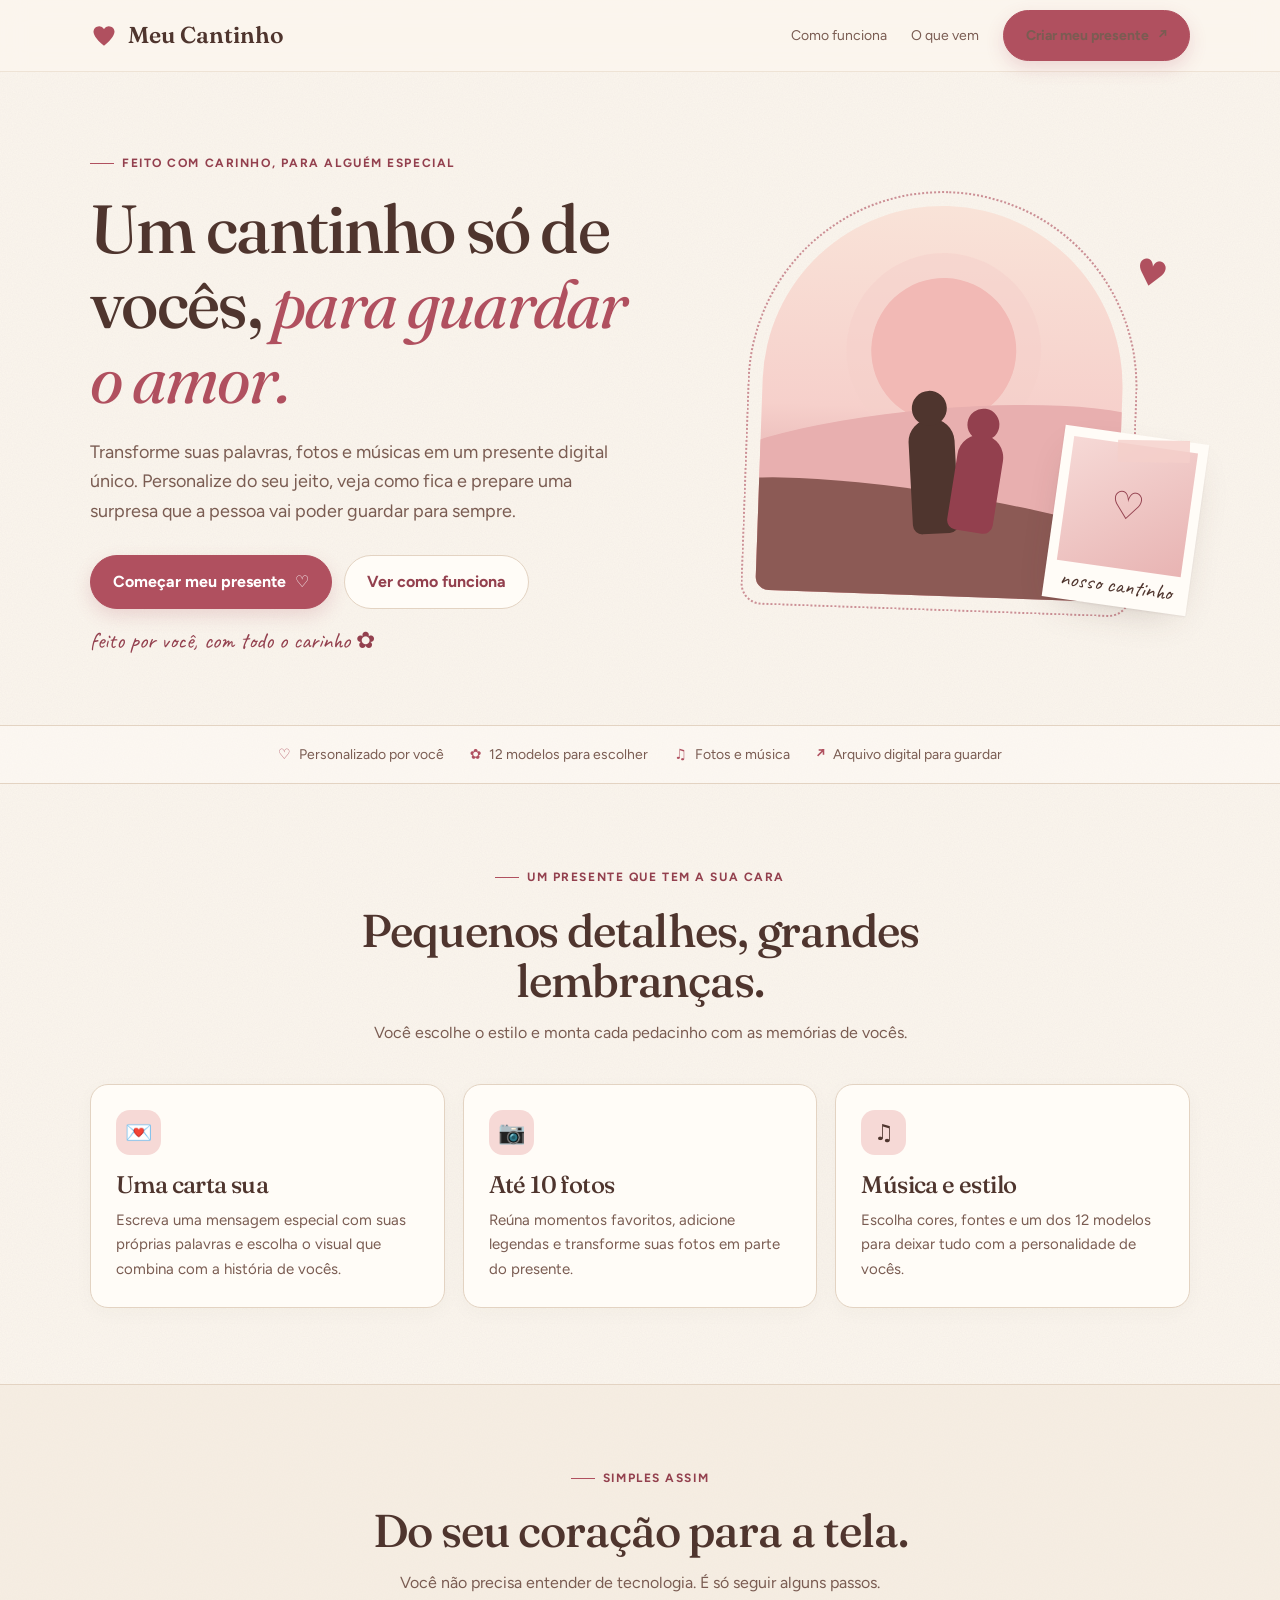
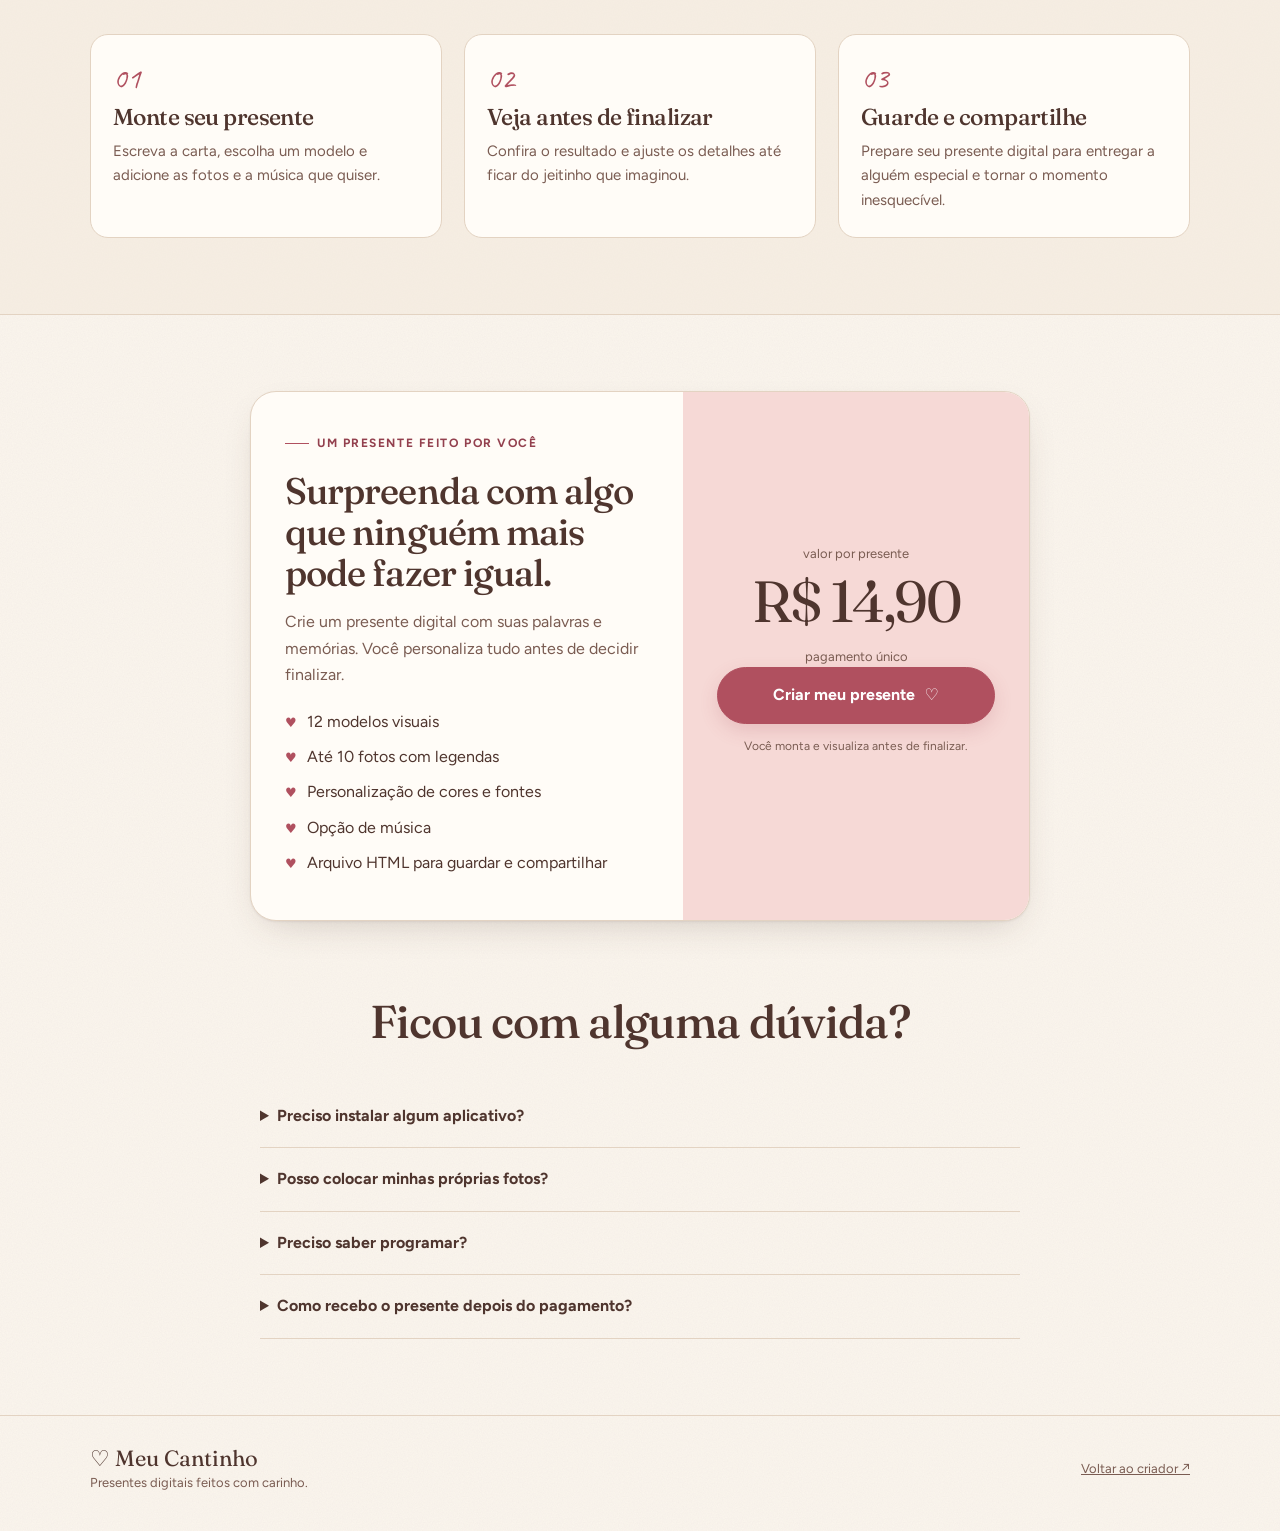
<file: howtouse.html>
<!DOCTYPE html>
<html lang="pt-BR">

<head>
    <meta charset="utf-8">
    <meta name="viewport" content="width=device-width, initial-scale=1">
    <meta name="theme-color" content="#FBF6EE">
    <meta name="description"
        content="Crie um presente digital cheio de carinho, com carta, fotos e música. Personalize seu cantinho e surpreenda alguém especial.">
    <title>Meu Cantinho — Um presente feito com carinho</title>
    <link rel="preconnect" href="https://fonts.googleapis.com">
    <link rel="preconnect" href="https://fonts.gstatic.com" crossorigin>
    <link
        href="https://fonts.googleapis.com/css2?family=Caveat:wght@500;600&family=Figtree:wght@400;500;600;700&family=Fraunces:opsz,wght@9..144,400;9..144,500;9..144,600;1,9..144,400;1,9..144,500&display=swap"
        rel="stylesheet">
    <style>
        :root {
            --creme: #FBF6EE;
            --off: #FFFCF7;
            --papel: #F4EADD;
            --linha: #E3D3C2;
            --rosa-pastel: #F6D9D6;
            --rosa-medio: #E8B4B3;
            --rosa: #B0505F;
            --rosa-escuro: #93404E;
            --marrom: #4F352E;
            --marrom-suave: #7A5C52;
            --sombra: 0 1px 2px #4f352e14, 0 14px 38px -16px #4f352e42;
            --titulo: 'Fraunces', 'Iowan Old Style', Georgia, serif;
            --texto: 'Figtree', system-ui, sans-serif;
            --mao: 'Caveat', cursive
        }

        * {
            box-sizing: border-box
        }

        html {
            scroll-behavior: smooth
        }

        body {
            margin: 0;
            background: var(--creme);
            color: var(--marrom);
            font: 16px/1.65 var(--texto);
            background-image: url("data:image/svg+xml,%3Csvg xmlns='http://www.w3.org/2000/svg' width='160' height='160'%3E%3Cfilter id='n'%3E%3CfeTurbulence type='fractalNoise' baseFrequency='.8' numOctaves='2' stitchTiles='stitch'/%3E%3CfeColorMatrix values='0 0 0 0 .31 0 0 0 0 .21 0 0 0 0 .18 0 0 0 .06 0'/%3E%3C/filter%3E%3Crect width='100%25' height='100%25' filter='url(%23n)'/%3E%3C/svg%3E")
        }

        a {
            color: inherit
        }

        .wrap {
            width: min(1100px, calc(100% - 40px));
            margin: auto
        }

        header {
            height: 72px;
            border-bottom: 1px solid #e3d3c288;
            background: #fbf6eee8;
            backdrop-filter: blur(12px);
            display: flex;
            align-items: center;
            position: sticky;
            top: 0;
            z-index: 5
        }

        .nav {
            display: flex;
            align-items: center;
            justify-content: space-between;
            gap: 20px
        }

        .brand {
            display: inline-flex;
            align-items: center;
            gap: 10px;
            text-decoration: none;
            font-family: var(--titulo);
            font-size: 23px;
            font-weight: 600
        }

        .heart {
            width: 28px;
            height: 28px;
            fill: var(--rosa)
        }

        .navlinks {
            display: flex;
            gap: 24px;
            align-items: center
        }

        .navlinks a {
            text-decoration: none;
            color: var(--marrom-suave);
            font-size: 14px
        }

        .navlinks a:hover {
            color: var(--rosa)
        }

        .btn {
            display: inline-flex;
            align-items: center;
            justify-content: center;
            gap: 9px;
            border: 1px solid var(--rosa);
            border-radius: 999px;
            padding: 13px 22px;
            background: var(--rosa);
            color: white;
            text-decoration: none;
            font-weight: 700;
            box-shadow: 0 7px 18px #b0505f30;
            transition: transform .18s, background .18s
        }

        .btn:hover {
            transform: translateY(-2px);
            background: var(--rosa-escuro)
        }

        .btn.secondary {
            background: var(--off);
            color: var(--rosa-escuro);
            box-shadow: none;
            border-color: var(--linha)
        }

        .btn.secondary:hover {
            background: white
        }

        .hero {
            padding: 74px 0 70px;
            overflow: hidden
        }

        .hero-grid {
            display: grid;
            grid-template-columns: 1.05fr .95fr;
            align-items: center;
            gap: 54px
        }

        .eyebrow {
            display: inline-flex;
            align-items: center;
            gap: 8px;
            color: var(--rosa-escuro);
            font-size: 12px;
            text-transform: uppercase;
            letter-spacing: .13em;
            font-weight: 700;
            margin-bottom: 18px
        }

        .eyebrow:before {
            content: "";
            width: 24px;
            height: 1px;
            background: var(--rosa)
        }

        h1,
        h2,
        h3 {
            font-family: var(--titulo);
            font-weight: 500;
            line-height: 1.1;
            letter-spacing: -.025em
        }

        h1 {
            font-size: clamp(42px, 5.4vw, 68px);
            margin: 0 0 22px;
            max-width: 630px
        }

        h1 em {
            color: var(--rosa);
            font-weight: 400
        }

        .lead {
            font-size: 18px;
            max-width: 540px;
            color: var(--marrom-suave);
            margin: 0 0 28px
        }

        .actions {
            display: flex;
            flex-wrap: wrap;
            gap: 12px
        }

        .handnote {
            font: 23px var(--mao);
            color: var(--rosa-escuro);
            margin-top: 17px
        }

        .art {
            min-height: 420px;
            position: relative;
            display: grid;
            place-items: center
        }

        .arch {
            width: min(100%, 390px);
            height: 420px;
            border: 2px dotted #b0505f9c;
            border-radius: 200px 200px 22px 22px;
            padding: 13px;
            transform: rotate(2deg);
            position: relative
        }

        .scene {
            height: 100%;
            border-radius: 190px 190px 14px 14px;
            overflow: hidden;
            position: relative;
            background: linear-gradient(180deg, #f9e3d8 0%, #f6d0cb 52%, #cf8a90 100%)
        }

        .sun {
            position: absolute;
            width: 145px;
            height: 145px;
            border-radius: 50%;
            background: #f2b9b5;
            left: 50%;
            top: 72px;
            transform: translateX(-50%);
            box-shadow: 0 0 0 25px #f6d0cb88
        }

        .hill {
            position: absolute;
            bottom: 0;
            left: -15%;
            width: 130%;
            height: 48%;
            background: #e8afaf;
            border-radius: 50% 50% 0 0/25% 25% 0 0;
            transform: rotate(-7deg)
        }

        .hill.two {
            bottom: -30px;
            background: #8c5a55;
            transform: rotate(7deg);
            height: 34%
        }

        .person {
            position: absolute;
            bottom: 62px;
            left: 42%;
            width: 46px;
            height: 115px;
            background: #4f352e;
            border-radius: 24px 24px 10px 10px;
            transform: rotate(-5deg)
        }

        .person:before {
            content: "";
            position: absolute;
            width: 35px;
            height: 35px;
            background: #4f352e;
            border-radius: 50%;
            top: -28px;
            left: 5px
        }

        .person.p2 {
            left: 54%;
            bottom: 65px;
            height: 98px;
            transform: rotate(7deg);
            background: #93404e
        }

        .person.p2:before {
            background: #93404e;
            width: 32px;
            height: 32px;
            top: -26px
        }

        .floating-heart {
            position: absolute;
            top: 53px;
            right: 23px;
            color: var(--rosa);
            font-size: 36px;
            transform: rotate(13deg)
        }

        .polaroid {
            position: absolute;
            width: 145px;
            background: var(--off);
            padding: 10px 10px 38px;
            right: -8px;
            bottom: 4px;
            box-shadow: var(--sombra);
            transform: rotate(8deg)
        }

        .photo {
            height: 125px;
            background: linear-gradient(145deg, #f6d9d6, #e8b4b3);
            display: grid;
            place-items: center;
            color: #93404e;
            font-size: 38px
        }

        .polaroid span {
            position: absolute;
            bottom: 7px;
            left: 0;
            right: 0;
            text-align: center;
            font: 22px var(--mao);
            color: var(--marrom)
        }

        .tape {
            position: absolute;
            top: 3px;
            left: 38%;
            width: 72px;
            height: 22px;
            background: #f6d0cbcc;
            transform: rotate(-7deg)
        }

        .trust {
            border-top: 1px solid var(--linha);
            border-bottom: 1px solid var(--linha);
            background: #fffcf780;
            padding: 17px 0
        }

        .trust-row {
            display: flex;
            justify-content: center;
            flex-wrap: wrap;
            gap: 26px;
            color: var(--marrom-suave);
            font-size: 14px
        }

        .trust-row span {
            display: flex;
            align-items: center;
            gap: 8px
        }

        .trust-row b {
            color: var(--rosa)
        }

        section.content {
            padding: 76px 0
        }

        .section-head {
            text-align: center;
            max-width: 670px;
            margin: 0 auto 38px
        }

        .section-head h2 {
            font-size: clamp(32px, 4vw, 46px);
            margin: 0 0 13px
        }

        .section-head p {
            margin: 0;
            color: var(--marrom-suave)
        }

        .features {
            display: grid;
            grid-template-columns: repeat(3, 1fr);
            gap: 18px
        }

        .feature {
            background: var(--off);
            border: 1px solid var(--linha);
            border-radius: 18px;
            padding: 25px;
            box-shadow: 0 5px 20px #4f352e08
        }

        .feature-icon {
            width: 45px;
            height: 45px;
            border-radius: 14px;
            background: var(--rosa-pastel);
            display: grid;
            place-items: center;
            font-size: 22px;
            margin-bottom: 17px
        }

        .feature h3 {
            font-size: 24px;
            margin: 0 0 9px
        }

        .feature p {
            color: var(--marrom-suave);
            font-size: 15px;
            margin: 0
        }

        .how {
            background: #f4eadd99;
            border-block: 1px solid var(--linha)
        }

        .steps {
            display: grid;
            grid-template-columns: repeat(3, 1fr);
            gap: 22px;
            counter-reset: step
        }

        .step {
            position: relative;
            padding: 24px 22px;
            background: var(--off);
            border: 1px solid var(--linha);
            border-radius: 18px
        }

        .step-no {
            font: 30px var(--mao);
            color: var(--rosa)
        }

        .step h3 {
            font-size: 23px;
            margin: 8px 0
        }

        .step p {
            margin: 0;
            color: var(--marrom-suave);
            font-size: 15px
        }

        .price-card {
            max-width: 780px;
            margin: auto;
            background: var(--off);
            border: 1px solid var(--linha);
            border-radius: 26px;
            box-shadow: var(--sombra);
            overflow: hidden;
            display: grid;
            grid-template-columns: 1fr .8fr
        }

        .price-copy {
            padding: 34px
        }

        .price-copy h2 {
            font-size: 37px;
            margin: 0 0 13px
        }

        .price-copy p {
            color: var(--marrom-suave)
        }

        .price-list {
            list-style: none;
            padding: 0;
            margin: 20px 0 0
        }

        .price-list li {
            margin: 9px 0
        }

        .price-list li:before {
            content: "♥";
            color: var(--rosa);
            font-size: 13px;
            margin-right: 10px
        }

        .price-side {
            background: #f6d9d6;
            padding: 34px;
            display: flex;
            flex-direction: column;
            justify-content: center;
            align-items: center;
            text-align: center
        }

        .small {
            font-size: 13px;
            color: var(--marrom-suave)
        }

        .price {
            font-family: var(--titulo);
            font-size: 58px;
            letter-spacing: -.04em;
            line-height: 1.1;
            margin: 6px 0 12px
        }

        .price-side .btn {
            width: 100%;
            padding: 14px 16px
        }

        .fineprint {
            font-size: 12px;
            color: var(--marrom-suave);
            margin-top: 13px
        }

        .faq {
            max-width: 760px;
            margin: auto
        }

        .faq details {
            border-bottom: 1px solid var(--linha);
            padding: 18px 0
        }

        .faq summary {
            font-weight: 700;
            cursor: pointer
        }

        .faq details p {
            color: var(--marrom-suave);
            margin: 12px 0 0
        }

        footer {
            border-top: 1px solid var(--linha);
            padding: 28px 0 38px;
            color: var(--marrom-suave);
            font-size: 13px
        }

        .footer-row {
            display: flex;
            align-items: center;
            justify-content: space-between;
            gap: 20px
        }

        .footer-brand {
            font: 22px var(--titulo);
            color: var(--marrom)
        }

        @media(max-width:760px) {
            .wrap {
                width: min(100% - 30px, 560px)
            }

            header {
                height: 64px
            }

            .brand {
                font-size: 21px
            }

            .navlinks a:not(.btn) {
                display: none
            }

            .navlinks .btn {
                padding: 10px 15px;
                font-size: 13px
            }

            .hero {
                padding: 44px 0 50px
            }

            .hero-grid {
                grid-template-columns: 1fr;
                gap: 22px
            }

            .hero-text {
                text-align: center
            }

            .eyebrow {
                justify-content: center
            }

            .hero h1 {
                font-size: 43px
            }

            .lead {
                font-size: 16px;
                margin-inline: auto
            }

            .actions {
                justify-content: center
            }

            .handnote {
                margin-top: 10px
            }

            .art {
                min-height: 350px;
                margin-top: 5px
            }

            .arch {
                height: 340px;
                width: 300px
            }

            .sun {
                width: 115px;
                height: 115px;
                top: 60px
            }

            .polaroid {
                width: 120px;
                right: -7px;
                bottom: 0;
                padding: 8px 8px 32px
            }

            .photo {
                height: 103px
            }

            .features,
            .steps {
                grid-template-columns: 1fr;
                gap: 13px
            }

            section.content {
                padding: 55px 0
            }

            .section-head {
                margin-bottom: 25px
            }

            .feature {
                padding: 22px
            }

            .price-card {
                grid-template-columns: 1fr
            }

            .price-copy,
            .price-side {
                padding: 25px
            }

            .price-copy h2 {
                font-size: 31px
            }

            .price {
                font-size: 52px
            }

            .footer-row {
                flex-direction: column;
                text-align: center
            }

            .trust-row {
                gap: 12px 20px;
                font-size: 12px
            }
        }

        @media(prefers-reduced-motion:reduce) {
            html {
                scroll-behavior: auto
            }

            *,
            *:before,
            *:after {
                transition: none !important
            }
        }
    </style>
</head>

<body>
    <header>
        <div class="wrap nav">
            <a class="brand" href="./index.html" aria-label="Meu Cantinho - início"><svg class="heart"
                    viewBox="0 0 32 32" aria-hidden="true">
                    <path d="M16 27C6 19 4 14 4 10.5A6.5 6.5 0 0 1 16 8a6.5 6.5 0 0 1 12 2.5C28 14 26 19 16 27z" />
                </svg>Meu Cantinho</a>
            <nav class="navlinks" aria-label="Navegação"><a href="#como-funciona">Como funciona</a><a href="#detalhes">O
                    que vem</a><a class="btn" href="./index.html">Criar meu presente <span
                        aria-hidden="true">↗</span></a></nav>
        </div>
    </header>
    <main>
        <section class="hero">
            <div class="wrap hero-grid">
                <div class="hero-text">
                    <div class="eyebrow">feito com carinho, para alguém especial</div>
                    <h1>Um cantinho só de vocês, <em>para guardar o amor.</em></h1>
                    <p class="lead">Transforme suas palavras, fotos e músicas em um presente digital único. Personalize
                        do seu jeito, veja como fica e prepare uma surpresa que a pessoa vai poder guardar para sempre.
                    </p>
                    <div class="actions"><a class="btn" href="./index.html">Começar meu presente <span
                                aria-hidden="true">♡</span></a><a class="btn secondary" href="#como-funciona">Ver como
                            funciona</a></div>
                    <div class="handnote">feito por você, com todo o carinho ✿</div>
                </div>
                <div class="art" aria-label="Ilustração romântica de um pôr do sol e uma fotografia">
                    <div class="arch">
                        <div class="scene">
                            <div class="sun"></div>
                            <div class="hill"></div>
                            <div class="hill two"></div>
                            <div class="person"></div>
                            <div class="person p2"></div>
                        </div>
                    </div>
                    <div class="floating-heart">♥</div>
                    <div class="polaroid">
                        <div class="tape"></div>
                        <div class="photo">♡</div><span>nosso cantinho</span>
                    </div>
                </div>
            </div>
        </section>
        <div class="trust">
            <div class="wrap trust-row"><span><b>♡</b> Personalizado por você</span><span><b>✿</b> 12 modelos para
                    escolher</span><span><b>♫</b> Fotos e música</span><span><b>↗</b> Arquivo digital para
                    guardar</span></div>
        </div>
        <section class="content" id="detalhes">
            <div class="wrap">
                <div class="section-head">
                    <div class="eyebrow">um presente que tem a sua cara</div>
                    <h2>Pequenos detalhes, grandes lembranças.</h2>
                    <p>Você escolhe o estilo e monta cada pedacinho com as memórias de vocês.</p>
                </div>
                <div class="features">
                    <article class="feature">
                        <div class="feature-icon">💌</div>
                        <h3>Uma carta sua</h3>
                        <p>Escreva uma mensagem especial com suas próprias palavras e escolha o visual que combina com a
                            história de vocês.</p>
                    </article>
                    <article class="feature">
                        <div class="feature-icon">📷</div>
                        <h3>Até 10 fotos</h3>
                        <p>Reúna momentos favoritos, adicione legendas e transforme suas fotos em parte do presente.</p>
                    </article>
                    <article class="feature">
                        <div class="feature-icon">♫</div>
                        <h3>Música e estilo</h3>
                        <p>Escolha cores, fontes e um dos 12 modelos para deixar tudo com a personalidade de vocês.</p>
                    </article>
                </div>
            </div>
        </section>
        <section class="content how" id="como-funciona">
            <div class="wrap">
                <div class="section-head">
                    <div class="eyebrow">simples assim</div>
                    <h2>Do seu coração para a tela.</h2>
                    <p>Você não precisa entender de tecnologia. É só seguir alguns passos.</p>
                </div>
                <div class="steps">
                    <article class="step">
                        <div class="step-no">01</div>
                        <h3>Monte seu presente</h3>
                        <p>Escreva a carta, escolha um modelo e adicione as fotos e a música que quiser.</p>
                    </article>
                    <article class="step">
                        <div class="step-no">02</div>
                        <h3>Veja antes de finalizar</h3>
                        <p>Confira o resultado e ajuste os detalhes até ficar do jeitinho que imaginou.</p>
                    </article>
                    <article class="step">
                        <div class="step-no">03</div>
                        <h3>Guarde e compartilhe</h3>
                        <p>Prepare seu presente digital para entregar a alguém especial e tornar o momento inesquecível.
                        </p>
                    </article>
                </div>
            </div>
        </section>
        <section class="content" id="comprar">
            <div class="wrap">
                <div class="price-card">
                    <div class="price-copy">
                        <div class="eyebrow">um presente feito por você</div>
                        <h2>Surpreenda com algo que ninguém mais pode fazer igual.</h2>
                        <p>Crie um presente digital com suas palavras e memórias. Você personaliza tudo antes de decidir
                            finalizar.</p>
                        <ul class="price-list">
                            <li>12 modelos visuais</li>
                            <li>Até 10 fotos com legendas</li>
                            <li>Personalização de cores e fontes</li>
                            <li>Opção de música</li>
                            <li>Arquivo HTML para guardar e compartilhar</li>
                        </ul>
                    </div>
                    <div class="price-side">
                        <div class="small">valor por presente</div>
                        <div class="price">R$ 14,90</div>
                        <div class="small">pagamento único</div><a class="btn" href="./index.html">Criar meu
                            presente <span aria-hidden="true">♡</span></a>
                        <p class="fineprint">Você monta e visualiza antes de finalizar.</p>
                    </div>
                </div>
            </div>
        </section>
        <section class="content" style="padding-top:0">
            <div class="wrap faq">
                <div class="section-head">
                    <h2>Ficou com alguma dúvida?</h2>
                </div>
                <details>
                    <summary>Preciso instalar algum aplicativo?</summary>
                    <p>Não. O criador funciona pelo navegador. Para a melhor experiência, use um navegador atualizado.
                    </p>
                </details>
                <details>
                    <summary>Posso colocar minhas próprias fotos?</summary>
                    <p>Sim. Você pode adicionar até 10 fotos e incluir uma legenda em cada uma.</p>
                </details>
                <details>
                    <summary>Preciso saber programar?</summary>
                    <p>Não. Você personaliza o presente por meio do criador, sem precisar escrever código.</p>
                </details>
                <details>
                    <summary>Como recebo o presente depois do pagamento?</summary>
                    <p>A entrega automática ainda está sendo configurada. Não finalize uma compra até que o checkout e a
                        liberação do arquivo estejam oficialmente ativos.</p>
                </details>
            </div>
        </section>
    </main>
    <footer>
        <div class="wrap footer-row">
            <div>
                <div class="footer-brand">♡ Meu Cantinho</div>
                <div>Presentes digitais feitos com carinho.</div>
            </div><a href="./index.html">Voltar ao criador ↗</a>
        </div>
    </footer>
</body>

</html>
</file>
<file: style.css>
/* ==========================================================================
   Meu Cantinho — style.css
   Organização:
   1. Tokens (cores, fontes, medidas)   5. Como funciona e Exemplo
   2. Base e utilitários                6. Editor e formulário
   3. Botões                            7. Presente (.gift)
   4. Cabeçalho e início                8. Movimento reduzido e telas grandes
   ========================================================================== */

/* ---------- 1. Tokens ---------- */
:root {
  --creme: #FBF6EE;
  --off: #FFFCF7;
  --papel: #F4EADD;
  --linha: #E3D3C2;
  --rosa-pastel: #F6D9D6;
  --rosa-medio: #E8B4B3;
  --rosa-queimado: #B0505F;
  --rosa-queimado-escuro: #93404E;
  --marrom: #4F352E;
  --marrom-suave: #7A5C52;
  --erro: #9B2C3F;

  --sombra: 0 1px 2px rgba(79, 53, 46, .08), 0 10px 28px -10px rgba(79, 53, 46, .22);
  --sombra-leve: 0 1px 2px rgba(79, 53, 46, .08), 0 4px 12px -6px rgba(79, 53, 46, .2);

  --fonte-titulo: 'Fraunces', 'Iowan Old Style', 'Palatino Linotype', Georgia, serif;
  --fonte-texto: 'Figtree', system-ui, -apple-system, 'Segoe UI', Roboto, sans-serif;
  --fonte-mao: 'Caveat', 'Bradley Hand', 'Segoe Script', 'Comic Sans MS', cursive;

  --altura-cabecalho: 68px;
}

/* ---------- 2. Base e utilitários ---------- */
*, *::before, *::after { box-sizing: border-box; }

html {
  scroll-behavior: smooth;
  -webkit-text-size-adjust: 100%;
}

body {
  margin: 0;
  font-family: var(--fonte-texto);
  font-size: 1.0625rem;
  line-height: 1.6;
  color: var(--marrom);
  background-color: var(--creme);
  /* textura de papel muito sutil, desenhada em SVG (sem arquivo extra) */
  background-image: url("data:image/svg+xml,%3Csvg xmlns='http://www.w3.org/2000/svg' width='160' height='160'%3E%3Cfilter id='n'%3E%3CfeTurbulence type='fractalNoise' baseFrequency='.8' numOctaves='2' stitchTiles='stitch'/%3E%3CfeColorMatrix values='0 0 0 0 .31 0 0 0 0 .21 0 0 0 0 .18 0 0 0 .06 0'/%3E%3C/filter%3E%3Crect width='100%25' height='100%25' filter='url(%23n)'/%3E%3C/svg%3E");
}

[hidden] { display: none !important; }

img, svg { max-width: 100%; }

h1, h2, h3 {
  font-family: var(--fonte-titulo);
  font-optical-sizing: auto;
  font-weight: 500;
  line-height: 1.12;
  letter-spacing: -.012em;
  margin: 0;
  text-wrap: balance;
}

p { margin: 0 0 1rem; }

a { color: var(--rosa-queimado-escuro); }

:focus-visible {
  outline: 3px solid var(--rosa-queimado);
  outline-offset: 3px;
  border-radius: 4px;
}

.wrap { width: min(1120px, 100% - 2.5rem); margin-inline: auto; }

.sr-only {
  position: absolute; width: 1px; height: 1px; padding: 0; margin: -1px;
  overflow: hidden; clip: rect(0, 0, 0, 0); white-space: nowrap; border: 0;
}

.pular-link {
  position: absolute; left: 1rem; top: -4rem; z-index: 100;
  background: var(--marrom); color: var(--off); padding: .6rem 1rem; border-radius: 999px;
}
.pular-link:focus { top: 1rem; }

.texto-suave { color: var(--marrom-suave); }

/* rolagem suave leva em conta o cabeçalho fixo */
#como-funciona, #exemplo, #criar, #topo { scroll-margin-top: calc(var(--altura-cabecalho) + 8px); }
#conteudo:focus { outline: none; }

/* ---------- 3. Botões ---------- */
.btn {
  display: inline-flex; align-items: center; justify-content: center; gap: .5rem;
  font: 600 1rem/1.2 var(--fonte-texto);
  padding: .9rem 1.6rem;
  border: 1.5px solid var(--rosa-queimado);
  border-radius: 999px;
  background: var(--rosa-queimado);
  color: #fff;
  text-decoration: none;
  cursor: pointer;
  transition: background-color .2s ease, transform .2s ease, border-color .2s ease;
}
.btn:hover { background: var(--rosa-queimado-escuro); border-color: var(--rosa-queimado-escuro); transform: translateY(-1px); }
.btn:active { transform: translateY(0); }

.btn--contorno { background: transparent; color: var(--marrom); border-color: var(--marrom-suave); }
.btn--contorno:hover { background: var(--off); border-color: var(--marrom); }

.btn--suave { background: var(--rosa-pastel); color: var(--rosa-queimado-escuro); border-color: var(--rosa-pastel); }
.btn--suave:hover { background: var(--rosa-medio); border-color: var(--rosa-medio); }

/* ---------- 4. Cabeçalho e início ---------- */
.site-header {
  position: sticky; top: 0; z-index: 50;
  height: var(--altura-cabecalho);
  background: rgba(251, 246, 238, .94);
  border-bottom: 1px solid var(--linha);
}
.header-inner { height: 100%; display: flex; align-items: center; justify-content: space-between; }

.marca {
  display: inline-flex; align-items: center; gap: .5rem;
  font-family: var(--fonte-titulo); font-style: italic; font-weight: 500; font-size: 1.55rem;
  color: var(--marrom); text-decoration: none; letter-spacing: -.01em;
}
.marca-icone { width: 1.5rem; height: 1.5rem; fill: var(--rosa-queimado); transform: rotate(-8deg); }

.menu ul { list-style: none; margin: 0; padding: 0; display: flex; align-items: center; gap: 1.75rem; }
.menu a { color: var(--marrom); text-decoration: none; font-weight: 500; padding: .35rem 0; border-bottom: 1.5px solid transparent; }
.menu a:hover { border-bottom-color: var(--rosa-queimado); }
.menu a.menu-destaque {
  background: var(--rosa-pastel); color: var(--rosa-queimado-escuro);
  padding: .5rem 1.1rem; border-radius: 999px; border-bottom: 0;
}
.menu a.menu-destaque:hover { background: var(--rosa-medio); }

.menu-botao {
  display: none; width: 44px; height: 44px; border: 0; background: transparent; cursor: pointer;
  align-items: center; justify-content: center; border-radius: 12px;
}
.menu-barras, .menu-barras::before, .menu-barras::after {
  display: block; width: 22px; height: 2px; background: var(--marrom); border-radius: 2px;
  transition: transform .25s ease, opacity .2s ease;
}
.menu-barras { position: relative; }
.menu-barras::before, .menu-barras::after { content: ""; position: absolute; left: 0; }
.menu-barras::before { top: -7px; }
.menu-barras::after { top: 7px; }
.menu-aberto .menu-barras { background: transparent; }
.menu-aberto .menu-barras::before { transform: translateY(7px) rotate(45deg); }
.menu-aberto .menu-barras::after { transform: translateY(-7px) rotate(-45deg); }

@media (max-width: 779px) {
  .menu-botao { display: inline-flex; }
  .menu {
    position: absolute; top: 100%; left: 0; right: 0;
    background: var(--creme); border-bottom: 1px solid var(--linha);
    padding: .5rem 1.25rem 1.25rem;
    opacity: 0; visibility: hidden; transform: translateY(-8px);
    transition: opacity .2s ease, transform .2s ease, visibility 0s linear .2s;
  }
  .menu-aberto .menu { opacity: 1; visibility: visible; transform: none; transition-delay: 0s; }
  .menu ul { flex-direction: column; align-items: stretch; gap: .25rem; }
  .menu a { display: block; padding: .8rem .25rem; font-size: 1.1rem; }
  .menu a.menu-destaque { text-align: center; margin-top: .5rem; }
}

.aviso {
  display: flex; gap: 1rem; align-items: center; justify-content: space-between;
  margin-top: 1rem; padding: .9rem 1.1rem; border-radius: 14px;
  background: var(--rosa-pastel); color: var(--marrom);
}
.aviso p { margin: 0; }
.aviso-fechar { font: inherit; font-weight: 600; background: none; border: 0; color: var(--rosa-queimado-escuro); cursor: pointer; text-decoration: underline; }

/* Hero */
.hero { padding: clamp(2rem, 6vw, 4.5rem) 0 clamp(3rem, 7vw, 5rem); }
.hero-grade { display: grid; grid-template-columns: 1.05fr .95fr; gap: clamp(2rem, 5vw, 4rem); align-items: center; }
.hero h1 { font-size: clamp(2.5rem, 5.4vw, 4.1rem); font-weight: 500; }
.hero-lead { font-size: 1.2rem; max-width: 34em; margin: 1.5rem 0 2rem; color: var(--marrom-suave); }
.hero-acoes { display: flex; flex-wrap: wrap; gap: .85rem; }

.nota-mao {
  display: flex; align-items: flex-start; gap: .4rem; margin: 1.25rem 0 0 .5rem;
  font-family: var(--fonte-mao); font-size: 1.6rem; line-height: 1; color: var(--rosa-queimado);
  transform: rotate(-3deg);
}
.nota-mao svg { width: 54px; height: 40px; flex: none; margin-top: -.35rem; }

.hero-arte { justify-self: center; width: min(100%, 470px); }
.hero-svg { display: block; width: 100%; height: auto; overflow: visible; }
.svg-mao { font-family: var(--fonte-mao); font-weight: 600; }
.hero-polaroid {
  transform-box: fill-box; transform-origin: center;
  animation: assentar 1s .3s cubic-bezier(.2, .9, .25, 1) both;
}
@keyframes assentar {
  from { transform: translateY(-22px) rotate(-5deg); opacity: 0; }
  to   { transform: none; opacity: 1; }
}

@media (max-width: 859px) {
  .hero-grade { grid-template-columns: 1fr; }
  .hero-arte { order: -1; width: min(78%, 340px); }
}

/* ---------- 5. Seções, como funciona e exemplo ---------- */
.secao { padding: clamp(3.5rem, 8vw, 6rem) 0; }
.secao--papel { background-color: var(--papel); border-block: 1px dashed #D8C3AD; }
.titulo-secao { font-size: clamp(1.9rem, 3.8vw, 2.7rem); max-width: 18em; }
.secao-lead { margin-top: .75rem; color: var(--marrom-suave); max-width: 38em; }

.passos {
  list-style: none; margin: 3rem 0 0; padding: 0;
  display: grid; grid-template-columns: repeat(3, 1fr); gap: 2.5rem;
}
.passo { position: relative; }
.passo:nth-child(2) { margin-top: 2.25rem; }
.passo:nth-child(3) { margin-top: .75rem; }
.passo h3 { font-size: 1.45rem; margin: 1.1rem 0 .5rem; }
.passo p { color: var(--marrom-suave); margin: 0; max-width: 24em; }

.passo-selo {
  display: grid; place-items: center; width: 3.6rem; height: 3.6rem;
  border: 2px dashed var(--rosa-queimado); border-radius: 50%;
  font-family: var(--fonte-titulo); font-style: italic; font-size: 1.7rem; color: var(--rosa-queimado);
  background: var(--off); transform: rotate(-6deg);
}
.passo:nth-child(2) .passo-selo { transform: rotate(5deg); }

@media (max-width: 779px) {
  .passos { grid-template-columns: 1fr; gap: 2rem; }
  .passo:nth-child(n) { margin-top: 0; }
}

.exemplo-grade { display: grid; grid-template-columns: 1fr minmax(0, 380px); gap: clamp(2rem, 6vw, 5rem); align-items: center; }
.exemplo-texto p { max-width: 30em; margin-top: 1rem; }
.exemplo-texto .btn { margin-top: .75rem; }
.exemplo-moldura { position: relative; justify-self: center; width: 100%; max-width: 380px; }
.exemplo-moldura::before {                     /* fita adesiva */
  content: ""; position: absolute; z-index: 2; top: -.7rem; left: 50%;
  width: 96px; height: 28px; margin-left: -48px; transform: rotate(-3deg);
  background: rgba(232, 180, 179, .8);
}

.aparelho {
  height: min(78vh, 680px); overflow-y: auto; overscroll-behavior: contain;
  background: var(--creme);
  border: 9px solid var(--off); border-radius: 30px;
  box-shadow: var(--sombra);
  scrollbar-width: thin; scrollbar-color: var(--rosa-medio) transparent;
}

@media (max-width: 859px) {
  .exemplo-grade { grid-template-columns: 1fr; }
}

/* ---------- 6. Editor e formulário ---------- */
.editor-abas { display: none; gap: .5rem; margin: 1.5rem 0 0; }
.editor-aba {
  flex: 1; font: 600 .98rem var(--fonte-texto); padding: .7rem 1rem; cursor: pointer;
  border: 1.5px solid var(--linha); border-radius: 999px; background: var(--off); color: var(--marrom);
}
.editor-aba[aria-pressed="true"] { background: var(--marrom); border-color: var(--marrom); color: var(--off); }

.editor { display: grid; grid-template-columns: minmax(0, 1fr) 390px; gap: clamp(2rem, 5vw, 4rem); margin-top: 2.5rem; align-items: start; }

.editor-previa { position: sticky; top: calc(var(--altura-cabecalho) + 1rem); }
.previa-titulo { font-weight: 600; margin: 0 0 .75rem; display: flex; flex-wrap: wrap; gap: .25rem .75rem; align-items: baseline; }
.previa-titulo .texto-suave { font-weight: 400; font-size: .92rem; }
.aparelho--previa { height: min(76vh, 700px); }

@media (max-width: 959px) {
  .editor-abas { display: flex; }
  .editor { grid-template-columns: 1fr; margin-top: 1.5rem; }
  .editor[data-view="form"] .editor-previa { display: none; }
  .editor[data-view="preview"] .editor-form { display: none; }
  .editor-previa { position: static; }
  .aparelho--previa { max-width: 420px; margin-inline: auto; }
}

.grupo { border: 0; margin: 0 0 2rem; padding: 1.75rem 0 0; border-top: 1.5px dashed var(--linha); min-width: 0; }
.grupo:first-of-type { border-top: 0; padding-top: 0; }
.grupo legend { padding: 0; font-family: var(--fonte-titulo); font-size: 1.4rem; font-weight: 500; margin-bottom: .9rem; float: left; width: 100%; }
.grupo legend + * { clear: both; }

.campo { margin-bottom: 1rem; min-width: 0; }
.campo--curto { max-width: 15rem; }
label { display: block; font-weight: 600; font-size: .96rem; margin-bottom: .4rem; }
.opcional { font-weight: 400; color: var(--marrom-suave); }

input[type="text"], input[type="url"], input[type="date"], textarea {
  width: 100%; font: inherit; color: var(--marrom);
  padding: .8rem .95rem; background: var(--off);
  border: 1.5px solid var(--linha); border-radius: 12px;
  transition: border-color .2s ease, box-shadow .2s ease;
}
textarea { resize: vertical; line-height: 1.55; min-height: 6rem; }
input::placeholder, textarea::placeholder { color: #A58F85; }
input:focus-visible, textarea:focus-visible {
  outline: none; border-color: var(--rosa-queimado); box-shadow: 0 0 0 4px rgba(176, 80, 95, .2);
}
input[aria-invalid="true"], textarea[aria-invalid="true"] { border-color: var(--erro); background: #FFF6F6; }
input[readonly] { background: var(--papel); }

.dica { font-size: .9rem; color: var(--marrom-suave); margin: .4rem 0 0; }
.dica--grupo { margin: -.25rem 0 1.1rem; max-width: 40em; }
.contagem { float: right; font-variant-numeric: tabular-nums; }
.erro { font-size: .92rem; font-weight: 500; color: var(--erro); margin: .4rem 0 0; }
.erro:empty { display: none; }
.erro--resumo { margin: 0 0 1rem; padding: .75rem 1rem; background: #FBE9EA; border-radius: 12px; }

.linha-2 { display: grid; grid-template-columns: 1fr 1fr; gap: 0 1rem; }
.foto-slot { display: grid; grid-template-columns: minmax(0, 1.5fr) minmax(0, 1fr); gap: 0 1rem; }
@media (max-width: 599px) { .linha-2, .foto-slot { grid-template-columns: 1fr; } }

.gerar { padding-top: .5rem; }
.resultado { margin-top: 1.75rem; padding: 1.4rem; background: var(--off); border: 1.5px solid var(--linha); border-radius: 18px; box-shadow: var(--sombra-leve); }
.link-linha { display: flex; gap: .6rem; flex-wrap: wrap; }
.link-linha input { flex: 1 1 14rem; min-width: 0; }
.link-simples { font-weight: 600; }
.aviso-prototipo { margin: 1rem 0 0; padding: .85rem 1rem; font-size: .92rem; background: var(--rosa-pastel); border-radius: 12px; }

.toast {
  position: fixed; left: 50%; bottom: 1.5rem; z-index: 200;
  transform: translate(-50%, 20px); opacity: 0; pointer-events: none;
  background: var(--marrom); color: var(--off); padding: .7rem 1.2rem; border-radius: 999px;
  font-weight: 500; font-size: .96rem; box-shadow: var(--sombra);
  transition: opacity .25s ease, transform .25s ease;
}
.toast.visivel { opacity: 1; transform: translate(-50%, 0); }
.toast:empty { display: none; }

.rodape { padding: 3rem 0 3.5rem; border-top: 1px solid var(--linha); text-align: center; }
.rodape-marca { font-family: var(--fonte-titulo); font-style: italic; font-size: 1.5rem; margin-bottom: .25rem; }
.rodape p:last-child { margin: 0; font-size: .92rem; }

/* ==========================================================================
   7. PRESENTE (.gift)
   Funciona em três lugares: tela cheia (link recebido), moldura de exemplo
   e pré-visualização. Por isso usa container queries (medidas relativas ao
   próprio presente, e não à janela do navegador).
   ========================================================================== */
.gift {
  container-type: inline-size;
  position: relative;
  min-height: 100%;
  padding-bottom: 1rem;
  text-align: center;
  font-family: var(--fonte-texto);
  color: var(--marrom);
  background-color: var(--creme);
}
.gift--final { min-height: 100vh; }

.gift-section { padding: 1.5rem 1.5rem 1rem; max-width: 760px; margin-inline: auto; }
.gift-subtitulo { font-family: var(--fonte-titulo); font-style: italic; font-weight: 400; font-size: 1.7rem; margin-bottom: 1.5rem; }

.gift-divisor { display: flex; align-items: center; justify-content: center; gap: .75rem; margin: 1.25rem auto; width: min(70%, 260px); color: var(--rosa-queimado); }
.gift-divisor::before, .gift-divisor::after { content: ""; flex: 1; border-top: 1.5px dashed var(--rosa-medio); }
.gift-divisor svg { width: 14px; height: 14px; fill: currentColor; flex: none; }

.gift-vazio {
  margin: 0 auto; max-width: 28em; padding: 1.5rem 1.25rem;
  border: 1.5px dashed var(--rosa-medio); border-radius: 16px; color: var(--marrom-suave); font-size: .98rem;
}

/* --- boas-vindas --- */
.gift-welcome { padding: 2.5rem 1.25rem 1.5rem; }
.gift-arch {
  position: relative; overflow: hidden; width: min(100%, 440px); margin-inline: auto;
  padding: 5.5rem 1.5rem 2.5rem;
  background: var(--rosa-pastel);
  border-radius: 999px 999px 22px 22px;
}
.gift-arch > :not(.float-heart) { position: relative; z-index: 1; }
.gift-title { font-size: 2.3rem; font-size: clamp(2rem, 10cqi, 3.2rem); font-weight: 500; }
.gift-lead { margin: 1rem auto 0; max-width: 22em; color: var(--marrom); }
.gift-names {
  display: flex; align-items: center; justify-content: center; gap: .6rem; flex-wrap: wrap;
  font-family: var(--fonte-mao); font-size: 1.9rem; line-height: 1.1; margin: 1.1rem 0 1.6rem; color: var(--rosa-queimado-escuro);
}
.gift-names-heart { width: 1.1rem; height: 1.1rem; fill: var(--rosa-queimado); }

.float-heart {
  position: absolute; bottom: -1.5rem; left: var(--left, 50%); width: var(--tam, 14px); height: var(--tam, 14px);
  fill: var(--rosa-queimado); opacity: 0;
  animation: flutuar var(--dur, 9s) var(--atraso, 0s) infinite ease-in;
  pointer-events: none;
}
@keyframes flutuar {
  0%   { transform: translate(0, 0) rotate(-8deg); opacity: 0; }
  15%  { opacity: .3; }
  85%  { opacity: .22; }
  100% { transform: translate(var(--desvio, 14px), -26rem) rotate(10deg); opacity: 0; }
}

/* --- contador --- */
.contador-intro { color: var(--marrom-suave); margin: 0 0 .25rem; }
.contador-numero { margin: 0; display: flex; align-items: baseline; justify-content: center; gap: .6rem; flex-wrap: wrap; line-height: 1; }
.contador-valor { font-family: var(--fonte-titulo); font-weight: 600; font-size: 4.5rem; font-size: clamp(3.8rem, 24cqi, 6.5rem); color: var(--rosa-queimado); letter-spacing: -.03em; font-variant-numeric: lining-nums; }
.contador-unidade { font-family: var(--fonte-mao); font-size: 2.1rem; color: var(--marrom); }
.contador-detalhe { margin: .75rem 0 0; color: var(--marrom-suave); }
.contador-detalhe:empty { display: none; }

/* --- fotos --- */
.gift-fotos { display: flex; flex-direction: column; align-items: center; gap: 1.75rem; padding: .5rem 0 1rem; }
.polaroid {
  --giro: -2deg;
  position: relative; margin: 0; width: min(76%, 270px);
  padding: 10px 10px 12px; background: #fff;
  box-shadow: var(--sombra);
  transform: rotate(var(--giro));
}
.polaroid::before {                         /* fita adesiva */
  content: ""; position: absolute; top: -11px; left: 50%; width: 64px; height: 22px; margin-left: -32px;
  background: rgba(232, 180, 179, .75); transform: rotate(-3deg);
}
.polaroid img, .polaroid-falha {
  display: block; width: 100%; aspect-ratio: 1; object-fit: cover; background: var(--rosa-pastel);
}
.polaroid-falha { display: grid; place-items: center; padding: 1rem; font-size: .95rem; color: var(--marrom-suave); }
.polaroid figcaption { font-family: var(--fonte-mao); font-size: 1.45rem; line-height: 1.1; padding-top: .6rem; min-height: 1.1em; }
.polaroid figcaption:empty { padding-top: 1.1rem; }
.gift-fotos .polaroid:nth-child(even) { align-self: flex-end; margin-right: 6%; }
.gift-fotos .polaroid:nth-child(odd)  { align-self: flex-start; margin-left: 6%; }
.gift-fotos .polaroid:nth-child(3n+2) { --giro: 2.5deg; }
.gift-fotos .polaroid:nth-child(3n)   { --giro: -1.5deg; }

@container (min-width: 640px) {
  .gift-fotos { flex-direction: row; justify-content: center; align-items: flex-start; gap: 0; }
  .gift-fotos .polaroid, .gift-fotos .polaroid:nth-child(n) { align-self: auto; margin: 0 -.5rem; width: 230px; }
  .gift-fotos .polaroid:nth-child(even) { margin-top: 1.75rem; }
}

/* --- carta --- */
.carta-palco { padding-top: 5.3rem; }
.envelope {
  display: block; width: min(320px, 86%); margin: 0 auto; padding: 0; border: 0; background: none;
  font: inherit; color: inherit; cursor: pointer;
}
.envelope-corpo { display: block; position: relative; aspect-ratio: 3 / 2; perspective: 900px; filter: drop-shadow(0 8px 10px rgba(79, 53, 46, .16)); }
.envelope-fundo, .envelope-frente, .envelope-aba { position: absolute; left: 0; width: 100%; }
.envelope-fundo { top: 0; height: 100%; background: #DFAFA9; border-radius: 6px; }
.envelope-frente {
  top: 0; height: 100%; z-index: 2; background: #F1D2CC; border-radius: 6px;
  clip-path: polygon(0 0, 50% 46%, 100% 0, 100% 100%, 0 100%);
}
.envelope-aba {
  top: 0; height: 46%; z-index: 3; background: #E8C0BA;
  clip-path: polygon(0 0, 100% 0, 50% 100%);
  transform-origin: top center;
  transition: transform .7s cubic-bezier(.4, 0, .2, 1);
}
.envelope-selo {
  position: absolute; z-index: 4; left: 50%; top: 46%; width: 2.6rem; height: 2.6rem; margin: -1.3rem 0 0 -1.3rem;
  display: grid; place-items: center; border-radius: 50%; background: var(--rosa-queimado);
  box-shadow: 0 2px 4px rgba(79, 53, 46, .3);
  transition: opacity .3s ease, transform .3s ease;
}
.envelope-selo svg { width: 1.1rem; height: 1.1rem; fill: #fff; }
.envelope-dica { display: block; margin-top: .9rem; font-family: var(--fonte-mao); font-size: 1.5rem; color: var(--rosa-queimado-escuro); }
.envelope:hover .envelope-selo { transform: scale(1.08); }

.carta-palco.aberta .envelope-aba { transform: rotateX(180deg); }
.carta-palco.aberta .envelope-selo { opacity: 0; transform: scale(.6); }
.carta-palco.aberta .envelope-dica { display: none; }

.carta-folha-wrap {
  display: grid; grid-template-rows: 0fr; visibility: hidden;
  max-width: 560px; margin: -.5rem auto 0;
  transition: grid-template-rows .9s cubic-bezier(.3, .7, .2, 1) .35s, visibility 0s linear 1.25s;
}
.carta-palco.aberta .carta-folha-wrap { grid-template-rows: 1fr; visibility: visible; transition-delay: .35s, 0s; }
.carta-folha-miolo { overflow: hidden; min-height: 0; }

.carta-folha {
  --lh: 2.05rem;
  margin: 1.25rem .35rem .5rem; padding: var(--lh) 1.5rem var(--lh);
  text-align: left; line-height: var(--lh);
  background-color: #FFFDF8;
  background-image: repeating-linear-gradient(to bottom, transparent 0, transparent calc(var(--lh) - 1px), rgba(176, 80, 95, .16) calc(var(--lh) - 1px), rgba(176, 80, 95, .16) var(--lh));
  background-position: 0 0;
  border-radius: 4px; box-shadow: var(--sombra);
}
.carta-saudacao { margin: 0; font-family: var(--fonte-mao); font-size: 2rem; line-height: var(--lh); color: var(--rosa-queimado-escuro); }
.carta-texto { margin: 0; font-family: var(--fonte-titulo); font-size: 1.08rem; line-height: var(--lh); white-space: pre-line; overflow-wrap: anywhere; }
.carta-assinatura { margin: var(--lh) 0 0; font-family: var(--fonte-mao); font-size: 1.7rem; line-height: var(--lh); text-align: right; color: var(--rosa-queimado-escuro); }

/* --- surpresa --- */
.surpresa-palco { position: relative; min-height: 4rem; }
.surpresa-cartao {
  margin: 0 auto; max-width: 440px; padding: 1.6rem 1.5rem;
  background: var(--rosa-pastel); border-radius: 6px; box-shadow: var(--sombra-leve);
  transform: rotate(-1deg); outline: none;
  font-family: var(--fonte-titulo); font-style: italic; font-size: 1.2rem; line-height: 1.55;
  white-space: pre-line; overflow-wrap: anywhere;
}
.surpresa-cartao p { margin: 0; }
.surpresa-cartao.is-novo { animation: abrir-cartao .7s cubic-bezier(.2, .8, .2, 1) both; }
@keyframes abrir-cartao {
  from { opacity: 0; transform: translateY(14px) rotate(-4deg) scale(.94); }
  to   { opacity: 1; transform: rotate(-1deg); }
}
.burst-heart {
  position: absolute; left: 50%; top: 50%; width: 16px; height: 16px; margin: -8px 0 0 -8px;
  fill: var(--rosa-queimado); pointer-events: none; opacity: 0;
  animation: subir 1.6s ease-out forwards;
}
@keyframes subir {
  0%   { opacity: 0; transform: translate(0, 0) scale(.5); }
  20%  { opacity: .85; }
  100% { opacity: 0; transform: translate(var(--x), var(--y)) rotate(var(--r)) scale(1.1); }
}

/* --- rodapé e música --- */
.gift-rodape { padding: 1.5rem 1.5rem 2rem; font-size: .92rem; color: var(--marrom-suave); }
.gift-rodape p { margin: 0 0 .25rem; }

.musica-ancora { position: sticky; bottom: 0; height: 0; z-index: 5; }
.musica-pilula {
  position: absolute; right: .9rem; bottom: .9rem;
  display: inline-flex; align-items: center; gap: .5rem;
  font: 600 .92rem var(--fonte-texto); color: var(--marrom);
  padding: .55rem 1rem .55rem .8rem; border-radius: 999px;
  background: rgba(255, 252, 247, .96); border: 1.5px solid var(--rosa-medio);
  box-shadow: var(--sombra-leve); cursor: pointer;
}
.musica-pilula svg { width: 1.05rem; height: 1.05rem; fill: var(--rosa-queimado); }
.musica-pilula.tocando { background: var(--rosa-pastel); }
.musica-pilula.com-erro { color: var(--erro); border-color: var(--erro); }

/* ---------- 8. Movimento reduzido e ajustes finais ---------- */
@media (prefers-reduced-motion: reduce) {
  html { scroll-behavior: auto; }
  *, *::before, *::after {
    animation-duration: .01ms !important; animation-iteration-count: 1 !important;
    transition-duration: .01ms !important; transition-delay: 0s !important;
  }
  .float-heart, .burst-heart { display: none; }
}

@media (min-width: 1100px) {
  .aparelho { border-width: 10px; }
}


/* ---------- Biblioteca de ocasiões, modelos e cartas ---------- */
.opcoes-ocasiao, .opcoes-modelo { display: grid; gap: .75rem; grid-template-columns: repeat(3, minmax(0, 1fr)); }
.opcao-card, .modelo-card { display: flex; flex-direction: column; position: relative; min-width: 0; padding: .9rem; border: 1.5px solid var(--linha); border-radius: 15px; background: var(--off); cursor: pointer; transition: border-color .18s ease, box-shadow .18s ease, transform .18s ease; }
.opcao-card:hover, .modelo-card:hover { transform: translateY(-2px); border-color: var(--rosa-medio); }
.opcao-card.selecionado, .modelo-card.selecionado { border-color: var(--rosa-queimado); box-shadow: 0 0 0 2px rgba(176,80,95,.12); background: #fffaf7; }
.opcao-card input, .modelo-card input { position: absolute; opacity: 0; inset: .5rem auto auto .5rem; }
.opcao-card:focus-within, .modelo-card:focus-within { outline: 3px solid rgba(176,80,95,.35); outline-offset: 2px; }
.opcao-icone { font-family: var(--fonte-titulo); font-size: 1.7rem; color: var(--rosa-queimado); line-height: 1.2; margin-bottom: .45rem; }
.opcao-card strong, .modelo-card > strong { font-size: .93rem; line-height: 1.25; }
.opcao-card small, .modelo-card > small { font-size: .78rem; line-height: 1.35; color: var(--marrom-suave); margin-top: .25rem; }
.modelo-amostra { display: flex; flex-direction: column; justify-content: center; align-items: center; gap: .15rem; min-height: 108px; margin-bottom: .7rem; border-radius: 10px; padding: .5rem; color: var(--marrom); background: #f6d9d6; text-align: center; }
.modelo-amostra i { font-style: normal; font-size: 1.4rem; }
.modelo-amostra b { font-family: var(--fonte-titulo); font-size: 1rem; font-weight: 500; }
.modelo-amostra small { font-size: .7rem; color: inherit; opacity: .8; }
.modelo-album .modelo-amostra { background: #ead9c6; }
.modelo-album .modelo-amostra i { border: 2px solid currentColor; padding: .1rem .5rem; }
.modelo-carta .modelo-amostra { background: #fffdf8; border: 1px solid #e5d7c7; }
.modelo-carta .modelo-amostra b { font-style: italic; }
.modelo-ceu .modelo-amostra { color: #f8e9c7; background: #26364e; }
.modelo-jardim .modelo-amostra { background: #e0e8d8; color: #405b45; }
.modelo-scrap .modelo-amostra { background: #ead8bc; border: 1px dashed #ad8a6e; transform: rotate(-1deg); }
.modelo-minimal .modelo-amostra { background: #f5f1e9; border-block: 1px solid #c9bba8; border-radius: 0; }
.modelo-festa .modelo-amostra { background: #f5d9b6; color: #714a37; }
select { width: 100%; font: inherit; color: var(--marrom); padding: .8rem .95rem; background: var(--off); border: 1.5px solid var(--linha); border-radius: 12px; }
select:focus-visible { outline: none; border-color: var(--rosa-queimado); box-shadow: 0 0 0 4px rgba(176,80,95,.2); }
/* O modelo escolhido acompanha o presente tanto na prévia quanto no link final. */
.gift[data-modelo="album"] .gift-arch { border-radius: 24px; background: #ead9c6; }
.gift[data-modelo="album"] .gift-fotos { gap: 1rem; }
.gift[data-modelo="album"] .polaroid { transform: none; border: 1px solid #ddc7ad; }
.gift[data-modelo="carta"] .gift-arch { border-radius: 12px; background: #fffdf8; border: 1px solid #e5d7c7; }
.gift[data-modelo="carta"] .gift-title, .gift[data-modelo="minimal"] .gift-title { font-style: italic; }
.gift[data-modelo="ceu"] { --marrom: #f4ead9; --marrom-suave: #d1c3b4; --rosa-queimado: #e8c77e; --rosa-queimado-escuro: #f4dca0; --rosa-pastel: #354661; --off: #26364e; --creme: #1d293c; --papel: #26364e; --linha: #52617a; }
.gift[data-modelo="ceu"] .gift-arch { background: #354661; border: 1px solid #66748b; }
.gift[data-modelo="ceu"] .polaroid { background: #f7f0e4; }
.gift[data-modelo="jardim"] .gift-arch { background: #e0e8d8; border-radius: 48% 48% 20px 20px; }
.gift[data-modelo="scrap"] .gift-arch { background: #ead8bc; border: 1px dashed #ad8a6e; border-radius: 14px; transform: rotate(-.4deg); }
.gift[data-modelo="scrap"] .polaroid { box-shadow: 3px 4px 0 #d7bea0, var(--sombra-leve); }
.gift[data-modelo="minimal"] .gift-arch { background: #f5f1e9; border-radius: 4px; border-block: 1px solid #c9bba8; }
.gift[data-modelo="minimal"] .gift-fotos .polaroid { box-shadow: none; border: 1px solid #e3d3c2; }
.gift[data-modelo="festa"] .gift-arch { background: #f5d9b6; border-radius: 28px 28px 8px 8px; }
.gift[data-modelo="festa"] .gift-title { color: #714a37; }
@media (max-width: 640px) { .opcoes-ocasiao { grid-template-columns: repeat(2, minmax(0,1fr)); } .opcoes-modelo { grid-template-columns: repeat(2, minmax(0,1fr)); } .opcao-card, .modelo-card { padding: .7rem; } .modelo-amostra { min-height: 92px; } }
@media (prefers-reduced-motion: reduce) { .opcao-card, .modelo-card { transition: none; } .opcao-card:hover, .modelo-card:hover { transform: none; } }

/* ---------- Temas mais marcantes: o modelo altera a composição, não só o tom ---------- */
.gift { transition: background-color .25s ease, color .25s ease; }
.gift .gift-arch { position: relative; isolation: isolate; overflow: hidden; transition: border-radius .25s ease, background .25s ease, border .25s ease; }
.gift .gift-arch::before { content: '♡'; position: absolute; z-index: -1; right: 7%; top: 4%; font-size: clamp(4rem, 10vw, 8rem); line-height: 1; opacity: .12; font-family: Georgia, serif; pointer-events: none; }
.gift[data-modelo="nosso"] .gift-arch { border-radius: 48% 48% 22px 22px; box-shadow: inset 0 0 0 8px rgba(255,255,255,.22); }
.gift[data-modelo="album"] .gift-arch { border-radius: 8px; box-shadow: 8px 8px 0 #d4bea5; }
.gift[data-modelo="album"] .gift-title { font-family: Georgia, serif; letter-spacing: .04em; }
.gift[data-modelo="album"] .polaroid { transform: rotate(0) !important; border: 7px solid #fffaf0; border-bottom-width: 20px; box-shadow: 0 5px 0 #d4bea5, 0 10px 20px rgba(70,45,25,.14); }
.gift[data-modelo="carta"] .gift-arch { border-radius: 3px; background-image: repeating-linear-gradient(to bottom, transparent 0, transparent 31px, rgba(166,143,118,.14) 32px); box-shadow: 0 8px 24px rgba(75,50,30,.08); }
.gift[data-modelo="carta"] .gift-title { font-family: 'Brush Script MT', 'Segoe Script', cursive; font-size: clamp(2rem, 4vw, 3.2rem); }
.gift[data-modelo="ceu"] { background: radial-gradient(ellipse at 50% 0%, #3c4d70 0, #1c263d 68%); color: #f6e9c8; }
.gift[data-modelo="ceu"] .gift-arch { border-radius: 6px; background: linear-gradient(160deg, #283653, #111827); box-shadow: inset 0 0 0 1px #d7bb77, 0 0 34px rgba(215,187,119,.12); }
.gift[data-modelo="ceu"] .gift-arch::before { content: '✦  ·  ✧  ·  ✦'; right: 4%; top: 7%; width: 92%; text-align: center; font-size: 1.5rem; letter-spacing: .8em; color: #e7cb84; opacity: .8; }
.gift[data-modelo="ceu"] .gift-title { color: #f4d991; letter-spacing: .08em; }
.gift[data-modelo="jardim"] .gift-arch { border-radius: 48% 48% 12px 12px; background: linear-gradient(145deg, #edf1e5, #d5e1cd); border: 1px solid #a7b89b; }
.gift[data-modelo="jardim"] .gift-arch::before { content: '❀  ❁'; color: #66815e; opacity: .35; letter-spacing: .4em; }
.gift[data-modelo="jardim"] .gift-title { color: #405b45; font-family: Georgia, serif; font-style: italic; }
.gift[data-modelo="scrap"] .gift-arch { border: 2px dashed #ad8a6e; border-radius: 5px; background: #f0e0c7; box-shadow: 7px 7px 0 #d9c09d; }
.gift[data-modelo="scrap"] .gift-arch::before { content: '✂  ★  ♡'; top: auto; bottom: 2%; right: 3%; font-size: 2rem; opacity: .35; }
.gift[data-modelo="scrap"] .polaroid:nth-child(odd) { transform: rotate(-4deg) translateY(4px) !important; }
.gift[data-modelo="scrap"] .polaroid:nth-child(even) { transform: rotate(4deg) translateY(-3px) !important; }
.gift[data-modelo="minimal"] { background: #f8f6f0; color: #35332f; }
.gift[data-modelo="minimal"] .gift-arch { border-radius: 0; background: transparent; border: 0; border-top: 1px solid #b9aa96; border-bottom: 1px solid #b9aa96; box-shadow: none; }
.gift[data-modelo="minimal"] .gift-arch::before { content: none; }
.gift[data-modelo="minimal"] .gift-title { font-family: Arial, sans-serif; font-size: clamp(1.4rem, 3vw, 2rem); letter-spacing: .16em; text-transform: uppercase; }
.gift[data-modelo="minimal"] .polaroid { box-shadow: none !important; border: 1px solid #cfc5b6; transform: none !important; }
.gift[data-modelo="festa"] .gift-arch { border-radius: 18px 18px 4px 4px; background: repeating-linear-gradient(135deg, #f5d9b6 0 18px, #f9e7d0 18px 36px); border: 2px solid #d2a06b; }
.gift[data-modelo="festa"] .gift-title { color: #714a37; text-transform: uppercase; letter-spacing: .08em; }
.gift[data-modelo="festa"] .gift-arch::before { content: '✦  ✧  ✦'; right: 0; width: 100%; text-align: center; font-size: 2rem; opacity: .55; }

/* A ocasião também deixa uma identidade clara no presente final/prévia. */
.gift[data-ocasiao="namoro"] .gift-title { color: var(--rosa-queimado-escuro); }
.gift[data-ocasiao="aniversario"] .gift-arch { border-bottom: 5px solid #d6a45f; }
.gift[data-ocasiao="aniversario"] .gift-arch::before { content: '✦  ✧  ✦'; color: #b77a36; opacity: .55; }
.gift[data-ocasiao="casamento"] .gift-arch { border: 1px solid #c6ad78; box-shadow: inset 0 0 0 5px rgba(198,173,120,.14); }
.gift[data-ocasiao="casamento"] .gift-title { font-family: Georgia, serif; font-style: italic; }
.gift[data-ocasiao="amizade"] .gift-arch { border-radius: 24px; }
.gift[data-ocasiao="amizade"] .gift-arch::before { content: '✿  ❀'; color: #718b66; opacity: .45; }
.gift[data-ocasiao="agradecimento"] .gift-arch { border-left: 5px solid #b3a27a; }
.gift[data-ocasiao="desculpas"] .gift-arch { border-radius: 8px; border: 1px dashed #b99c98; }

/* ---------- Redesign visual: modelos mais elegantes e realmente distintos ---------- */
.opcoes-modelo { gap: 1rem; }
.modelo-card {
  padding: .7rem; border: 1px solid #e9dfd8; border-radius: 18px;
  background: #fffdfb; box-shadow: 0 3px 12px rgba(73,45,38,.045);
  transition: transform .2s ease, box-shadow .2s ease, border-color .2s ease;
}
.modelo-card:hover { transform: translateY(-3px); border-color: #d6b5ae; box-shadow: 0 9px 22px rgba(73,45,38,.09); }
.modelo-card.selecionado { border: 1.5px solid #b86f79; background: #fff9f7; box-shadow: 0 0 0 3px rgba(184,111,121,.12), 0 8px 20px rgba(73,45,38,.06); }
.modelo-amostra {
  position: relative; isolation: isolate; overflow: hidden; min-height: 142px; margin-bottom: .8rem;
  border-radius: 12px; padding: .8rem; gap: .35rem; box-shadow: inset 0 0 0 1px rgba(70,45,35,.05);
}
.modelo-amostra::before { content: ''; position: absolute; z-index: -1; inset: 0; opacity: .22; pointer-events: none; }
.modelo-amostra i { font-size: 1.25rem; line-height: 1; }
.modelo-amostra b { font-size: 1.05rem; line-height: 1.25; }
.modelo-amostra small { font-size: .68rem; letter-spacing: .04em; }
.modelo-card > strong { font-size: .9rem; color: #493a36; }
.modelo-card > small { color: #8b7770; font-size: .76rem; }

/* 1. Nosso Cantinho — editorial romântico, rosa antigo e moldura delicada */
.modelo-nosso .modelo-amostra { color: #79515a; background: #f4e2e1; border: 1px solid #e7c9c8; }
.modelo-nosso .modelo-amostra::before { inset: 9px; border: 1px solid rgba(151,93,105,.35); border-radius: 8px; opacity: 1; }
.modelo-nosso .modelo-amostra i { color: #b56e7d; font-size: 1.5rem; }
/* 2. Álbum — papel creme, fotografias instantâneas inclinadas */
.modelo-album .modelo-amostra { color: #594b3d; background: #e9ddca; }
.modelo-album .modelo-amostra::before { inset: 18px 23% 12px; background: #fffaf0; box-shadow: -36px 9px 0 -5px #fffaf0, 36px 5px 0 -5px #fffaf0; transform: rotate(-5deg); opacity: .95; }
.modelo-album .modelo-amostra i { padding: .18rem .5rem .45rem; background: #fffaf0; box-shadow: 0 2px 7px #b8a58c; transform: rotate(-4deg); }
/* 3. Carta — folha de papel, linhas suaves e assinatura */
.modelo-carta .modelo-amostra { color: #5e5148; background: #fffdf7; border: 1px solid #e6ddd0; border-radius: 4px; }
.modelo-carta .modelo-amostra::before { background: repeating-linear-gradient(to bottom, transparent 0 22px, #d8dce0 23px 24px); opacity: .65; }
.modelo-carta .modelo-amostra b { font-family: Georgia, serif; font-style: italic; font-size: 1.3rem; }
/* 4. Céu — noite azul profunda com estrelas douradas */
.modelo-ceu .modelo-amostra { color: #f7e9c5; background: radial-gradient(ellipse at 50% 0%, #455779, #1d2940 78%); border: 1px solid #56617b; }
.modelo-ceu .modelo-amostra::before { content: '✦   ·   ✧      ·   ✦'; inset: 14px 0 auto; text-align: center; font-size: 1rem; color: #e8ce8b; opacity: .85; }
.modelo-ceu .modelo-amostra i { margin-top: .6rem; color: #f3d68e; font-size: 1.7rem; }
/* 5. Jardim — verde sálvia e flores discretas */
.modelo-jardim .modelo-amostra { color: #526a50; background: linear-gradient(145deg, #f0f2e8, #dce6d5); border: 1px solid #d0ddc8; }
.modelo-jardim .modelo-amostra::before { content: '❀     ❁'; inset: auto 0 8px; text-align: center; color: #77906e; font-size: 1.7rem; opacity: .6; }
.modelo-jardim .modelo-amostra i { color: #7c9871; }
/* 6. Scrapbook — colagem artesanal, fita e fotos */
.modelo-scrap .modelo-amostra { color: #72543f; background: #f0e2cf; border: 1px dashed #c4a687; border-radius: 5px; transform: none; }
.modelo-scrap .modelo-amostra::before { inset: 16px 24% 14px; background: #fffaf0; box-shadow: -31px 9px 0 -5px #fffaf0, 31px 5px 0 -5px #fffaf0; transform: rotate(4deg); opacity: .95; }
.modelo-scrap .modelo-amostra i { color: #ad8064; }
/* 7. Minimalista — tipografia limpa e espaço em branco */
.modelo-minimal .modelo-amostra { color: #393a37; background: #f7f6f1; border-radius: 3px; border: 0; border-block: 1px solid #d8d5cc; }
.modelo-minimal .modelo-amostra::before { inset: 15px 12px; border: 1px solid #e1ded5; opacity: 1; }
.modelo-minimal .modelo-amostra i { font-size: 1.5rem; color: #777a70; }
.modelo-minimal .modelo-amostra b { font-family: Arial, sans-serif; font-size: .9rem; letter-spacing: .14em; text-transform: uppercase; }
/* 8. Celebração — festa delicada, pêssego e pequenos confetes */
.modelo-festa .modelo-amostra { color: #80533f; background: #f8e4d4; border: 1px solid #efd0b9; }
.modelo-festa .modelo-amostra::before { content: '✦  ·  ✧  ·  ✦'; inset: 12px 0 auto; text-align: center; color: #c18d55; font-size: 1rem; opacity: .8; }
.modelo-festa .modelo-amostra i { margin-top: .5rem; color: #bd835d; }

/* A prévia acompanha a linguagem visual de cada cartão, sem depender só da cor. */
.gift { --tema-fundo: #fffaf8; --tema-texto: #5d4546; --tema-destaque: #b66d7b; background: var(--tema-fundo); color: var(--tema-texto); }
.gift .gift-welcome { position: relative; }
.gift .gift-arch { border-radius: 24px; padding: clamp(1.5rem, 4vw, 3rem); transition: all .28s ease; }
.gift .gift-title { color: var(--tema-destaque); }
.gift .gift-lead { max-width: 34rem; margin-inline: auto; line-height: 1.8; }
.gift .gift-names { letter-spacing: .035em; }
.gift .polaroid { transition: transform .25s ease, box-shadow .25s ease; }
.gift[data-modelo="nosso"] { --tema-fundo: #fff7f6; --tema-texto: #664b50; --tema-destaque: #b66d7b; }
.gift[data-modelo="nosso"] .gift-arch { background: linear-gradient(145deg,#fffdfb,#f5e3e3); border: 1px solid #e9cecf; box-shadow: inset 0 0 0 7px rgba(255,255,255,.48), 0 14px 34px rgba(126,75,83,.08); }
.gift[data-modelo="nosso"] .gift-arch::before { content: '♡'; color: #c9828d; opacity: .15; }
.gift[data-modelo="album"] { --tema-fundo: #f1e7d8; --tema-texto: #5e5042; --tema-destaque: #8e6d50; }
.gift[data-modelo="album"] .gift-arch { background: #fffaf0; border: 1px solid #ddcbb5; border-radius: 5px; box-shadow: 7px 7px 0 #d9c7b0, 0 15px 30px rgba(77,58,38,.08); }
.gift[data-modelo="album"] .gift-title { font-family: Georgia,serif; font-weight: 400; letter-spacing: .025em; }
.gift[data-modelo="album"] .polaroid { background: #fffdf8; padding: 8px 8px 22px; border: 1px solid #e8ddcb; box-shadow: 0 5px 14px rgba(71,54,36,.12); transform: rotate(0) !important; }
.gift[data-modelo="carta"] { --tema-fundo: #f5f0e7; --tema-texto: #5f5148; --tema-destaque: #8c665e; }
.gift[data-modelo="carta"] .gift-arch { background-color: #fffdf7; background-image: repeating-linear-gradient(to bottom, transparent 0 35px, rgba(164,153,137,.12) 36px 37px); border: 1px solid #e6dccd; border-radius: 3px; box-shadow: 0 12px 32px rgba(77,58,38,.08); }
.gift[data-modelo="carta"] .gift-title { font-family: 'Brush Script MT','Segoe Script',cursive; font-weight: 400; font-size: clamp(2.3rem,5vw,3.6rem); }
.gift[data-modelo="ceu"] { --tema-fundo: #1f2b43; --tema-texto: #f4e9d2; --tema-destaque: #efd28d; background: radial-gradient(ellipse at 50% 0%,#394968,#1d283e 70%); color: var(--tema-texto); }
.gift[data-modelo="ceu"] .gift-arch { background: linear-gradient(160deg,#2d3c59,#172236); border: 1px solid rgba(230,202,137,.48); border-radius: 8px; box-shadow: inset 0 0 0 5px rgba(230,202,137,.06), 0 16px 40px rgba(0,0,0,.18); }
.gift[data-modelo="ceu"] .gift-arch::before { content: '✦   ·   ✧    ·    ✦'; color: #efd28d; opacity: .8; right: 0; width: 100%; text-align: center; font-size: 1.2rem; letter-spacing: .4em; }
.gift[data-modelo="ceu"] .gift-title { color: #efd28d; font-family: Georgia,serif; font-weight: 400; }
.gift[data-modelo="jardim"] { --tema-fundo: #edf1e8; --tema-texto: #4e624b; --tema-destaque: #5c7855; }
.gift[data-modelo="jardim"] .gift-arch { background: linear-gradient(145deg,#fbfcf7,#e1eadb); border: 1px solid #c8d6c0; border-radius: 48% 48% 18px 18px / 14% 14% 18px 18px; box-shadow: 0 14px 30px rgba(65,88,59,.09); }
.gift[data-modelo="jardim"] .gift-arch::before { content: '❀     ❁'; color: #6e8b64; opacity: .3; }
.gift[data-modelo="jardim"] .gift-title { color: #526f4c; font-family: Georgia,serif; font-style: italic; font-weight: 400; }
.gift[data-modelo="scrap"] { --tema-fundo: #efe2d0; --tema-texto: #6e523f; --tema-destaque: #9a6b4e; }
.gift[data-modelo="scrap"] .gift-arch { background: #fff5e7; border: 1px dashed #c3a184; border-radius: 6px; box-shadow: 7px 7px 0 #dfc8ad; }
.gift[data-modelo="scrap"] .gift-arch::before { content: '✂   ♡   ✦'; color: #a67a5d; opacity: .28; top: auto; bottom: 4%; right: 5%; }
.gift[data-modelo="scrap"] .polaroid { border: 6px solid #fffdf6; border-bottom-width: 19px; box-shadow: 2px 5px 0 #d8bea0, 0 8px 18px rgba(71,54,36,.12); }
.gift[data-modelo="scrap"] .polaroid:nth-child(odd) { transform: rotate(-3deg) translateY(3px) !important; }
.gift[data-modelo="scrap"] .polaroid:nth-child(even) { transform: rotate(3deg) translateY(-3px) !important; }
.gift[data-modelo="minimal"] { --tema-fundo: #faf9f5; --tema-texto: #3d3e3a; --tema-destaque: #535650; background: #faf9f5; color: #3d3e3a; }
.gift[data-modelo="minimal"] .gift-arch { background: transparent; border: 0; border-block: 1px solid #d8d5cb; border-radius: 0; box-shadow: none; }
.gift[data-modelo="minimal"] .gift-arch::before { content: none; }
.gift[data-modelo="minimal"] .gift-title { color: #41433e; font-family: Arial,sans-serif; font-size: clamp(1.4rem,3vw,2rem); font-weight: 400; letter-spacing: .15em; text-transform: uppercase; }
.gift[data-modelo="minimal"] .polaroid { background: transparent; border: 1px solid #d9d5ca; box-shadow: none !important; transform: none !important; }
.gift[data-modelo="festa"] { --tema-fundo: #fff3e8; --tema-texto: #704a3a; --tema-destaque: #ad704e; }
.gift[data-modelo="festa"] .gift-arch { background: radial-gradient(circle at 10% 10%,#f1d3b8 0 3px,transparent 4px),radial-gradient(circle at 90% 17%,#e8c6a8 0 4px,transparent 5px),linear-gradient(145deg,#fff9f1,#f8e2d0); border: 1px solid #e9c7ac; border-radius: 28px 28px 10px 10px; box-shadow: 0 14px 30px rgba(135,83,51,.09); }
.gift[data-modelo="festa"] .gift-arch::before { content: '✦   ✧   ✦'; color: #bc8b55; opacity: .5; width: 100%; text-align: center; right: 0; }
.gift[data-modelo="festa"] .gift-title { color: #9c6246; letter-spacing: .04em; }
@media (max-width: 640px) { .modelo-amostra { min-height: 120px; } .opcoes-modelo { gap: .65rem; } }


/* Campos de mídia local */
input[type="file"] { width: 100%; max-width: 100%; padding: 12px; border: 1px dashed var(--linha, #d8c8c3); border-radius: 12px; background: rgba(255,255,255,.55); color: inherit; font: inherit; }
#baixar-presente { margin-top: 10px; }
#status-fotos, #status-musica { overflow-wrap: anywhere; }


/* Seletor de arquivos com aparência consistente com o Meu Cantinho */
input[type="file"] {
  display: block; width: 100%; max-width: 100%; padding: 10px;
  border: 1px solid #e5c9c7; border-radius: 14px; background: #fffaf6;
  color: #6f514b; font: 500 .95rem/1.4 var(--fonte-texto); cursor: pointer;
  box-shadow: 0 2px 8px rgba(79,53,46,.04);
}
input[type="file"]::file-selector-button {
  margin: 0 12px 0 0; padding: 10px 15px; border: 0; border-radius: 999px;
  background: #b0505f; color: #fff; font: 600 .9rem/1.2 var(--fonte-texto);
  cursor: pointer; transition: background .18s ease, transform .18s ease;
}
input[type="file"]::file-selector-button:hover { background: #93404e; transform: translateY(-1px); }
input[type="file"]:focus-visible { outline: 3px solid #b0505f; outline-offset: 3px; }
#baixar-presente { margin-top: 10px; }
#status-fotos, #status-musica { overflow-wrap: anywhere; }

/* ==========================================================================
   9. POLIMENTO MOBILE — cartões confortáveis em telas pequenas
   ========================================================================== */
html { -webkit-text-size-adjust: 100%; text-size-adjust: 100%; }
body { -webkit-tap-highlight-color: transparent; }
.gift { overflow-wrap: anywhere; }
.gift-section { padding-inline: clamp(1rem, 4.5vw, 1.5rem); }
.gift-welcome { padding-top: clamp(1.5rem, 7vw, 2.5rem); }
.gift-arch { box-shadow: 0 16px 38px rgba(112, 72, 66, .08); }
.gift-title { line-height: 1.12; text-wrap: balance; }
.gift-lead { line-height: 1.65; text-wrap: pretty; }
.gift-subtitulo { line-height: 1.2; text-wrap: balance; }
.polaroid { border-radius: 2px; transition: transform .35s ease, box-shadow .35s ease; }
.polaroid img { border-radius: 1px; }
.carta-folha { border: 1px solid rgba(176, 80, 95, .12); box-shadow: 0 14px 35px rgba(79, 53, 46, .12); }
.carta-texto { text-wrap: pretty; }
.surpresa-cartao { border: 1px solid rgba(176, 80, 95, .14); }
.musica-estatica audio { min-height: 44px; }

@media (max-width: 600px) {
  .gift--final { min-height: 100svh; padding-bottom: max(1.25rem, env(safe-area-inset-bottom)); }
  .gift-section { padding-top: 1.2rem; padding-bottom: .8rem; }
  .gift-welcome { padding: 1.2rem .85rem .8rem; }
  .gift-arch { width: 100%; padding: 4.2rem 1rem 1.8rem; border-radius: 999px 999px 18px 18px; }
  .gift-title { font-size: clamp(1.9rem, 9vw, 2.5rem); }
  .gift-names { font-size: clamp(1.55rem, 7vw, 1.9rem); gap: .4rem; margin-bottom: 1.15rem; }
  .contador-valor { font-size: clamp(3rem, 18vw, 4.2rem); }
  .gift-fotos { gap: 1.35rem; padding: .35rem 0 .75rem; }
  .gift-fotos .polaroid,
  .gift-fotos .polaroid:nth-child(n) { width: min(78%, 280px); }
  .carta-palco { padding-top: 1.5rem; }
  .carta-folha { --lh: 1.85rem; margin: .75rem 0 .35rem; padding: 1.25rem 1rem; border-radius: 8px; }
  .carta-saudacao { font-size: 1.75rem; }
  .carta-texto { font-size: 1rem; line-height: 1.85rem; }
  .carta-assinatura { font-size: 1.5rem; }
  .surpresa-cartao { padding: 1.25rem 1rem; font-size: 1.1rem; border-radius: 10px; }
  .gift-divisor { margin-block: .9rem; }
  .gift-rodape, .rodape { padding-bottom: max(1.5rem, env(safe-area-inset-bottom)); }
}

@media (hover: hover) and (pointer: fine) {
  .polaroid:hover { transform: rotate(0deg) translateY(-3px); box-shadow: 0 16px 32px rgba(79, 53, 46, .16); }
}

@media (prefers-reduced-motion: reduce) {
  .polaroid { transition: none; }
  .float-heart { animation: none; display: none; }
  .surpresa-cartao.is-novo { animation: none; }
}


/* ---------- Personalização visual escolhida no editor ---------- */
.gift[data-paleta="lavanda"] { --creme:#F7F3FC; --off:#FFFCFF; --papel:#EEE6F8; --linha:#DCCCEB; --rosa-pastel:#E7DDF8; --rosa-medio:#C7B2E7; --rosa-queimado:#8061A8; --rosa-queimado-escuro:#684B90; --marrom:#382D45; --marrom-suave:#756681; }
.gift[data-paleta="ceu"] { --creme:#F1F7FC; --off:#FBFDFF; --papel:#E1EEF8; --linha:#C8DDEB; --rosa-pastel:#D9EAF7; --rosa-medio:#A8CEE8; --rosa-queimado:#477FA4; --rosa-queimado-escuro:#356783; --marrom:#263B4B; --marrom-suave:#617D90; }
.gift[data-paleta="sage"] { --creme:#F3F7F0; --off:#FCFFF9; --papel:#E5EDE0; --linha:#CFDCC8; --rosa-pastel:#DCE8D6; --rosa-medio:#B5CBAA; --rosa-queimado:#64815B; --rosa-queimado-escuro:#4D6845; --marrom:#33412F; --marrom-suave:#6D7D66; }
.gift[data-paleta="dourado"] { --creme:#FBF7EB; --off:#FFFEF8; --papel:#F2E8CB; --linha:#E2D2A6; --rosa-pastel:#F0E2B9; --rosa-medio:#D7BC76; --rosa-queimado:#987A32; --rosa-queimado-escuro:#765D23; --marrom:#493C24; --marrom-suave:#82704A; }
.gift[data-paleta="noite"] { --creme:#242432; --off:#302F42; --papel:#39364B; --linha:#55516B; --rosa-pastel:#49425F; --rosa-medio:#A18CC9; --rosa-queimado:#D2B8F0; --rosa-queimado-escuro:#E5D5FA; --marrom:#F7F0FF; --marrom-suave:#D0C3E0; }
.gift[data-fonte="manuscrita"] { --fonte-titulo:var(--fonte-mao); --fonte-texto:var(--fonte-mao); }
.gift[data-fonte="moderna"] { --fonte-titulo:system-ui, -apple-system, 'Segoe UI', sans-serif; --fonte-texto:system-ui, -apple-system, 'Segoe UI', sans-serif; }
.gift[data-fonte="delicada"] { --fonte-titulo:'Palatino Linotype', Palatino, Georgia, serif; --fonte-texto:'Trebuchet MS', sans-serif; }
.gift[data-layout-fotos="grade"] .gift-fotos { display:grid; grid-template-columns:repeat(auto-fit,minmax(125px,1fr)); gap:1rem; align-items:start; }
.gift[data-layout-fotos="grade"] .gift-fotos .polaroid, .gift[data-layout-fotos="grade"] .gift-fotos .polaroid:nth-child(n) { width:100%; max-width:230px; margin:0 auto; align-self:auto; transform:none; }
.gift[data-layout-fotos="album"] .gift-fotos { display:flex; flex-direction:row; flex-wrap:wrap; justify-content:center; align-items:flex-start; gap:.85rem; }
.gift[data-layout-fotos="album"] .gift-fotos .polaroid, .gift[data-layout-fotos="album"] .gift-fotos .polaroid:nth-child(n) { width:min(42%,190px); margin:0; align-self:auto; transform:none; }
.gift[data-decoracao="estrelas"] .gift-arch::before { content:'✦  ✧  ✦'; display:block; color:var(--rosa-queimado); letter-spacing:.7rem; margin-bottom:.8rem; font-size:1.15rem; }
.gift[data-decoracao="flores"] .gift-arch::before { content:'✿  ❀  ✿'; display:block; color:var(--rosa-queimado); letter-spacing:.45rem; margin-bottom:.8rem; font-size:1.2rem; }
.gift[data-decoracao="limpa"] .gift-arch .coracao-flutuante, .gift[data-decoracao="limpa"] .gift-arch [class*="coracao-flutuante"] { display:none !important; }


/* Modelos adicionais: quatro estilos completos, sem controles de decoração extra. */
.modelo-noite .modelo-amostra { color: #f6e8ed; background: linear-gradient(145deg,#4b293d,#211b2c); border: 1px solid #795168; }
.modelo-noite .modelo-amostra::before { inset: 10px; border: 1px solid rgba(232,185,204,.35); border-radius: 8px; opacity: 1; }
.modelo-noite .modelo-amostra i { color: #e6b4c7; font-size: 1.6rem; }
.modelo-botanico .modelo-amostra { color: #405848; background: linear-gradient(145deg,#f8f5e9,#dce7d7); border: 1px solid #c7d5bf; }
.modelo-botanico .modelo-amostra::before { content: '❧  ·  ❧'; inset: auto 0 8px; text-align: center; color: #719174; font-size: 1.5rem; opacity: .65; }
.modelo-botanico .modelo-amostra i { color: #66876a; font-size: 1.6rem; }
.modelo-editorial .modelo-amostra { color: #252525; background: #f5f0e6; border: 1px solid #d7cbb8; border-radius: 2px; }
.modelo-editorial .modelo-amostra::before { inset: 10px; border-block: 2px solid #2f2c28; opacity: 1; }
.modelo-editorial .modelo-amostra i { font-family: Georgia,serif; font-size: 1.6rem; }
.modelo-editorial .modelo-amostra b { letter-spacing: .08em; text-transform: uppercase; font-size: .82rem; }
.modelo-fofo .modelo-amostra { color: #875d6d; background: linear-gradient(145deg,#fff4f6,#f5e4ef); border: 1px solid #ebcedb; }
.modelo-fofo .modelo-amostra::before { inset: 9px; border: 1px dashed #dbaebf; border-radius: 14px; opacity: 1; }
.modelo-fofo .modelo-amostra i { color: #d78fa8; font-size: 1.7rem; }
.gift[data-modelo="noite"] { --tema-fundo:#f5edf1; --tema-texto:#563747; --tema-destaque:#914f6b; }
.gift[data-modelo="noite"] .gift-arch { background:linear-gradient(145deg,#fff9fc,#eadbe4); border:1px solid #d9bccd; box-shadow:inset 0 0 0 5px rgba(255,255,255,.45),0 14px 34px rgba(80,39,62,.10); }
.gift[data-modelo="noite"] .gift-arch::before { content:'☾'; color:#a96d89; opacity:.16; }
.gift[data-modelo="noite"] .gift-title { color:#864c67; }
.gift[data-modelo="botanico"] { --tema-fundo:#eff2e9; --tema-texto:#465b49; --tema-destaque:#5f7d61; }
.gift[data-modelo="botanico"] .gift-arch { background:linear-gradient(145deg,#fcfcf6,#e0e9d9); border:1px solid #c9d6c0; border-radius:8px 32px 8px 32px; box-shadow:0 14px 30px rgba(57,82,58,.08); }
.gift[data-modelo="botanico"] .gift-arch::before { content:'❧'; color:#769474; opacity:.18; }
.gift[data-modelo="botanico"] .gift-title { color:#526e53; font-style:italic; }
.gift[data-modelo="editorial"] { --tema-fundo:#f4f0e7; --tema-texto:#302f2b; --tema-destaque:#3f514b; }
.gift[data-modelo="editorial"] .gift-arch { background:#fffdf7; border:1px solid #d7d0c4; border-radius:2px; box-shadow:none; }
.gift[data-modelo="editorial"] .gift-arch::before { content:'01  /  UMA HISTÓRIA'; color:#68796f; opacity:.55; font-size:.75rem; letter-spacing:.2em; }
.gift[data-modelo="editorial"] .gift-title { text-transform:uppercase; letter-spacing:.1em; font-family:Arial,sans-serif; font-size:clamp(1.5rem,4vw,2.4rem); }
.gift[data-modelo="fofo"] { --tema-fundo:#fff2f6; --tema-texto:#744f61; --tema-destaque:#bf7895; }
.gift[data-modelo="fofo"] .gift-arch { background:linear-gradient(145deg,#fffafd,#f8e6ef); border:1px solid #ebcbd9; border-radius:30px; box-shadow:inset 0 0 0 6px rgba(255,255,255,.55),0 14px 32px rgba(147,86,117,.08); }
.gift[data-modelo="fofo"] .gift-arch::before { content:'♡'; color:#cf91ab; opacity:.2; }
</file>
